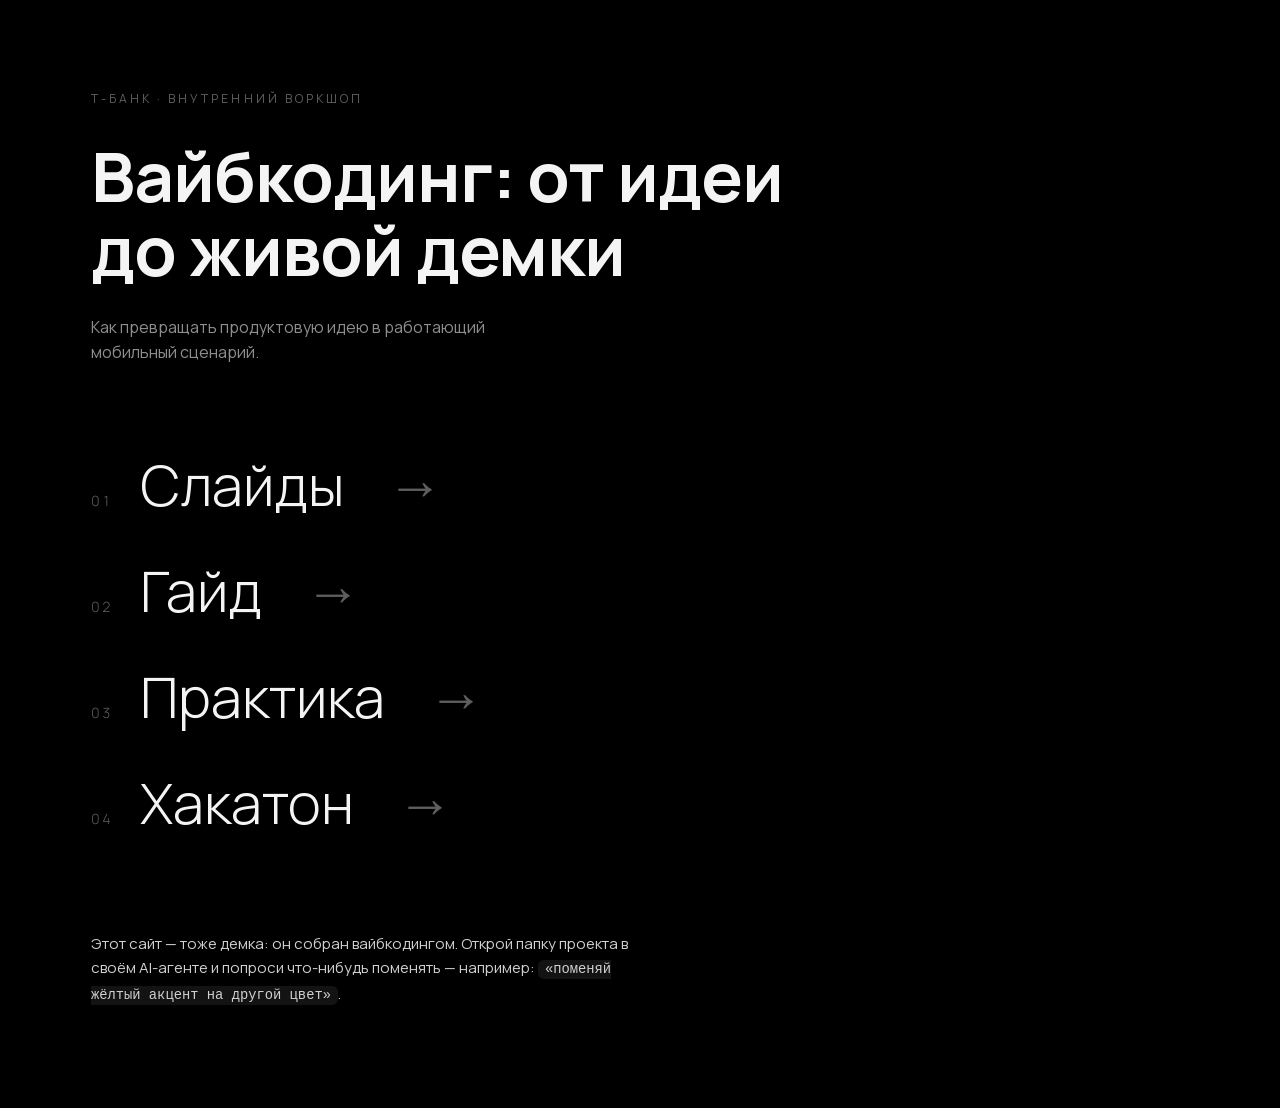
<file: index.html>
<!doctype html>
<html lang="ru">
<head>
  <meta charset="utf-8">
  <meta name="viewport" content="width=device-width, initial-scale=1">
  <title>Вайбкодинг — воркшоп для дизайнеров</title>
  <link rel="icon" href='data:image/svg+xml,<svg xmlns="http://www.w3.org/2000/svg" viewBox="0 0 100 100"><rect width="100" height="100" rx="18" fill="%23161616"/><rect x="30" y="30" width="40" height="40" rx="8" fill="%23FFDD2D"/></svg>'>
  <link rel="stylesheet" href="css/tokens.css">
  <link rel="stylesheet" href="css/base.css">
  <link rel="stylesheet" href="css/slides.css">
</head>
<body>
  <!-- Живой фон отключён: сетка точек отвлекала от контента.
       Чтобы вернуть, раскомментируй canvas здесь и подключение js/dots.js внизу.
  <canvas id="dots" aria-hidden="true"></canvas>
  -->

  <!-- Хаб: три двери — презентация, раздатка и разборы кейсов.
       Работает даже без сервера. -->
  <main class="hub-wrap">
    <p class="hub-kicker reveal" style="--i:0">Т-Банк · Внутренний воркшоп</p>
    <h1 class="reveal" style="--i:1">Вайбкодинг: от идеи<br>до живой демки</h1>
    <p class="hub-sub reveal" style="--i:2">Как превращать продуктовую идею
    в работающий мобильный сценарий.</p>

    <nav class="hub-nav">
      <a class="reveal" style="--i:3" href="slides/index.html"><span class="num">01</span><span class="t">Слайды</span><span class="arr">→</span></a>
      <a class="reveal" style="--i:4" href="guide/index.html"><span class="num">02</span><span class="t">Гайд</span><span class="arr">→</span></a>
      <a class="reveal" style="--i:5" href="practice/index.html"><span class="num">03</span><span class="t">Практика</span><span class="arr">→</span></a>
      <!-- Четвёртая дверь появляется только там, где раздел выложен:
           скрипт внизу проверяет, отвечает ли hackathon/, и снимает hidden. -->
      <a class="reveal" style="--i:6" href="hackathon/index.html" id="hub-hackathon" hidden><span class="num">04</span><span class="t">Хакатон</span><span class="arr">→</span></a>
      <!-- Судейские листы жюри и итоги хакатона — пока скрыты.
           Чтобы вернуть, раскомментируй ссылку ниже.
      <a class="reveal" style="--i:7" href="scores/index.html"><span class="num">05</span><span class="t">Оценки</span><span class="arr">→</span></a>
      -->
    </nav>

    <section class="hub-note reveal" style="--i:8">
      <p>Этот сайт — тоже демка: он собран вайбкодингом. Открой папку проекта
      в своём AI-агенте и попроси что-нибудь поменять — например:
      <code>«поменяй жёлтый акцент на другой цвет»</code>.</p>
    </section>
  </main>

  <!-- <script src="js/dots.js"></script> -->
  <script>
    // Раздел хакатона выкладывается отдельно и позже остального сайта.
    // Пока его нет на сервере, ссылка на него не показывается вовсе —
    // лучше три двери, чем четвёртая в никуда.
    fetch('hackathon/index.html', { method: 'HEAD' })
      .then((r) => { if (r.ok) document.getElementById('hub-hackathon').hidden = false; })
      .catch(() => {});
  </script>
</body>
</html>
</file>
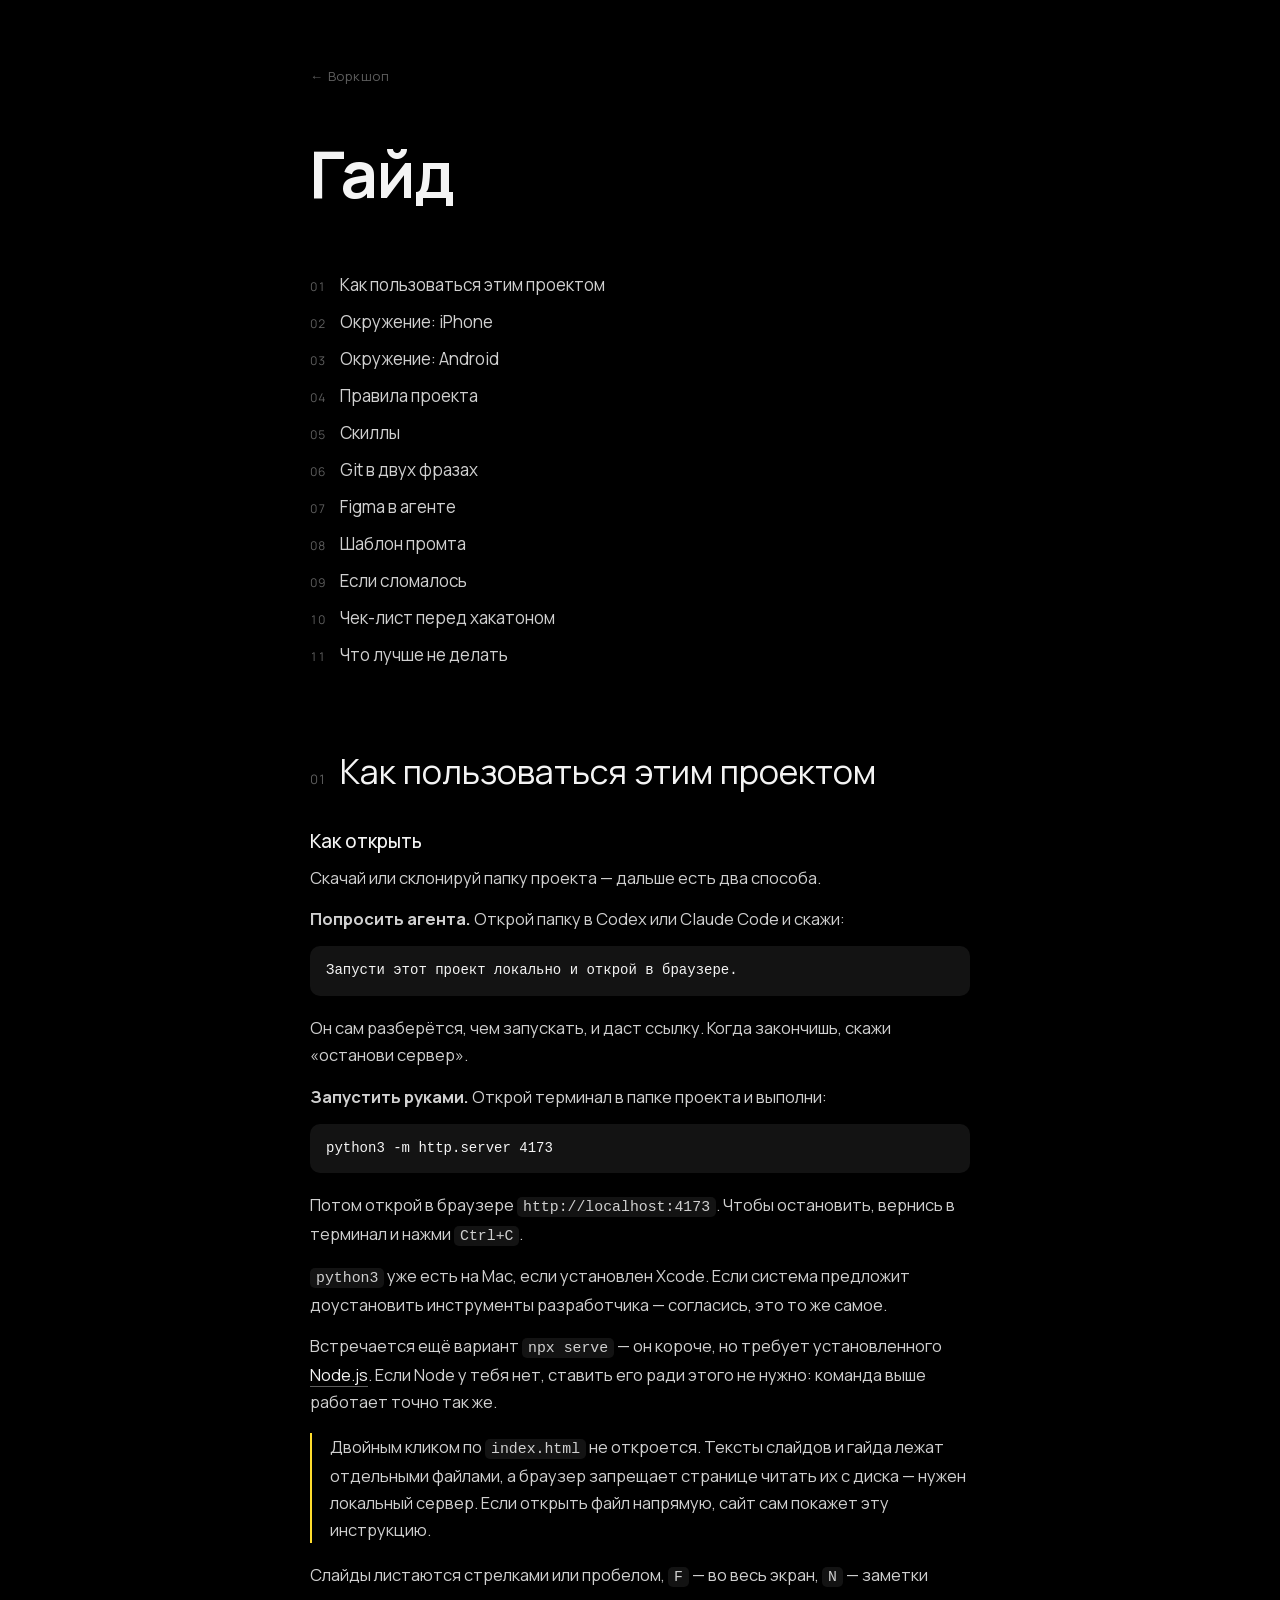
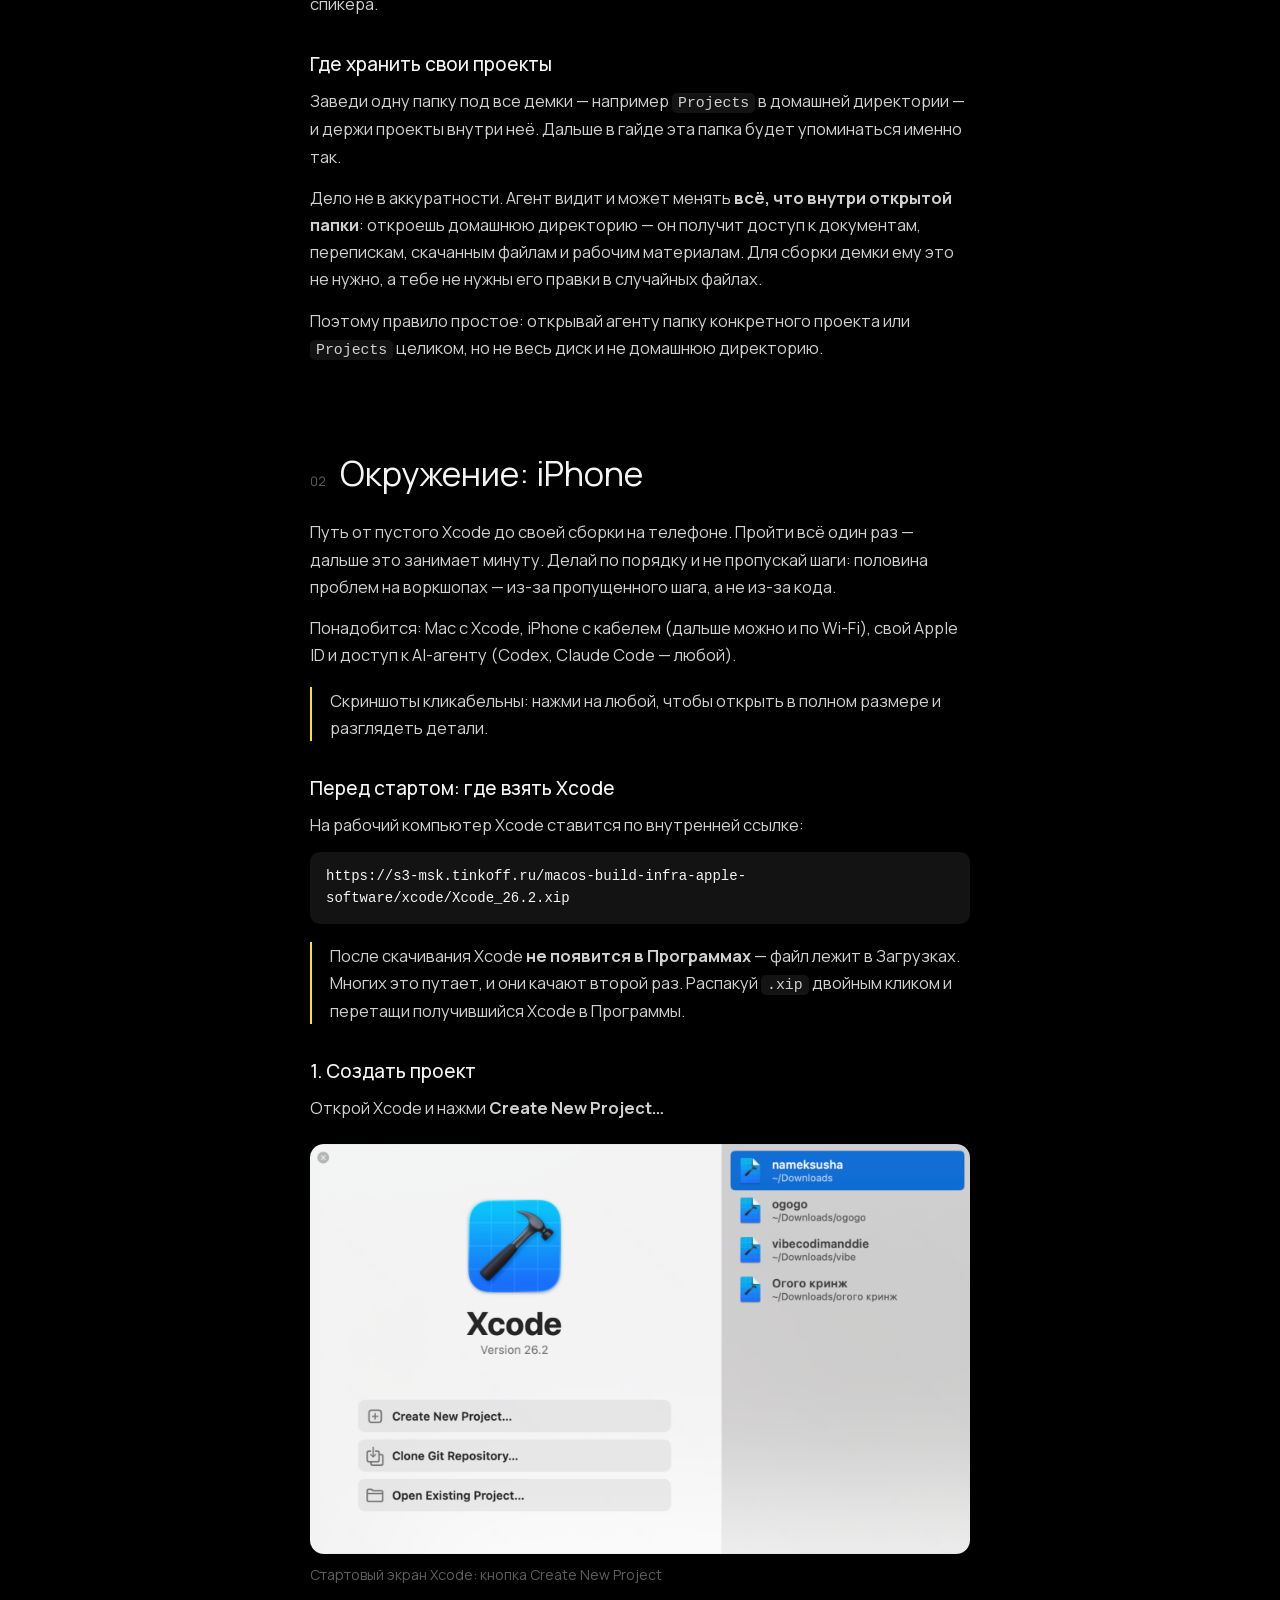
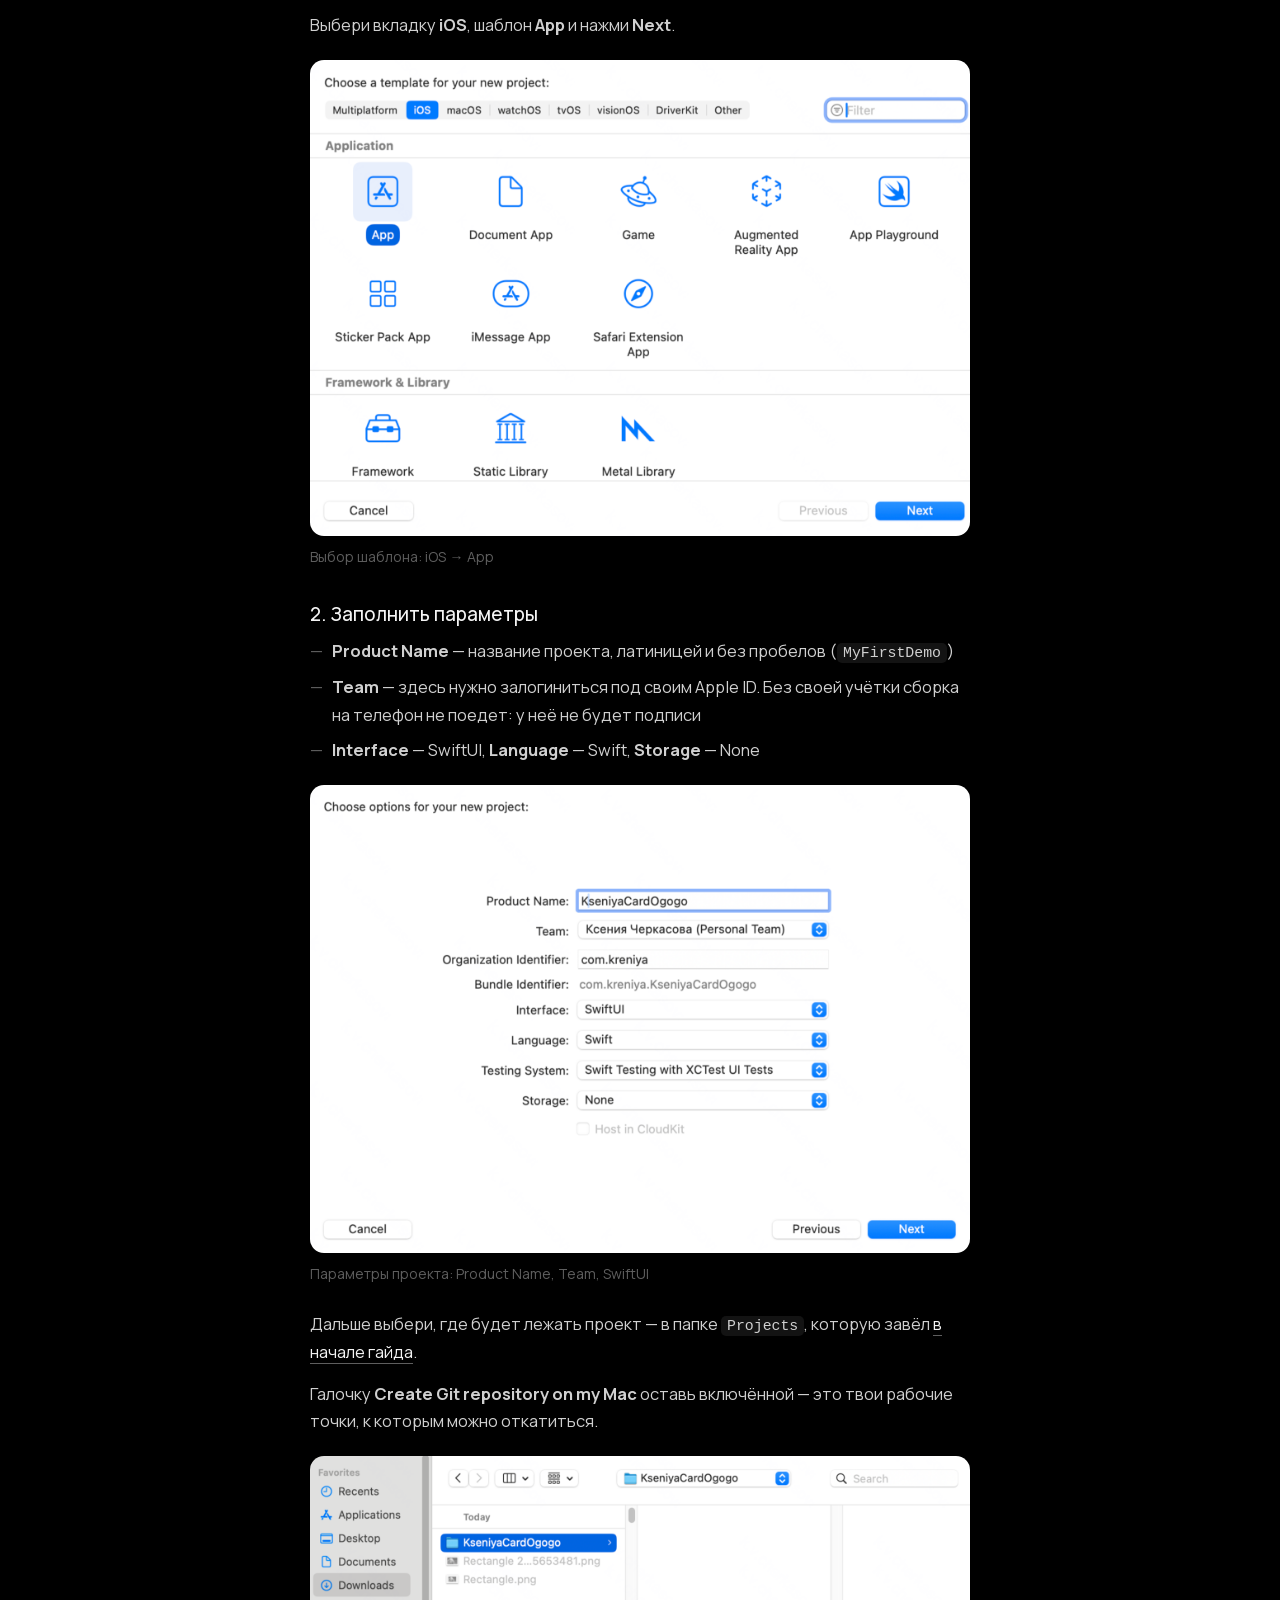
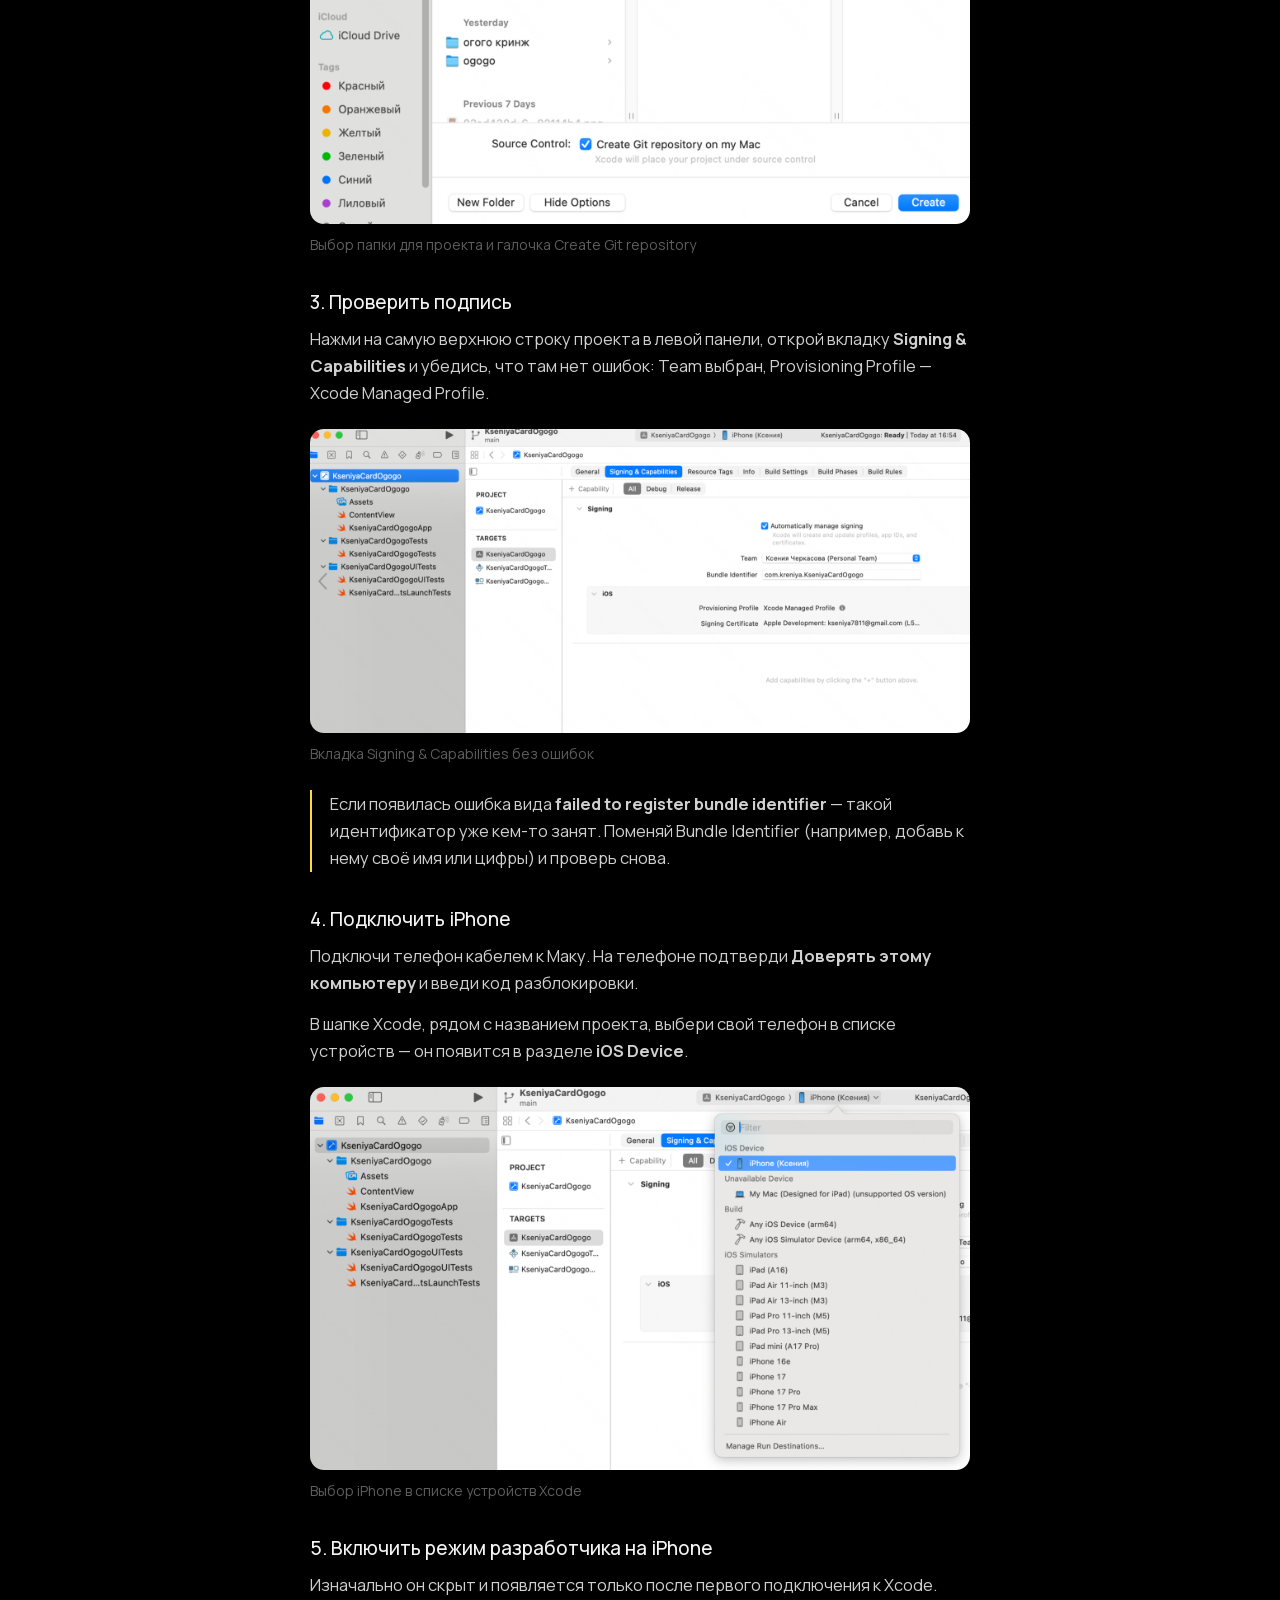
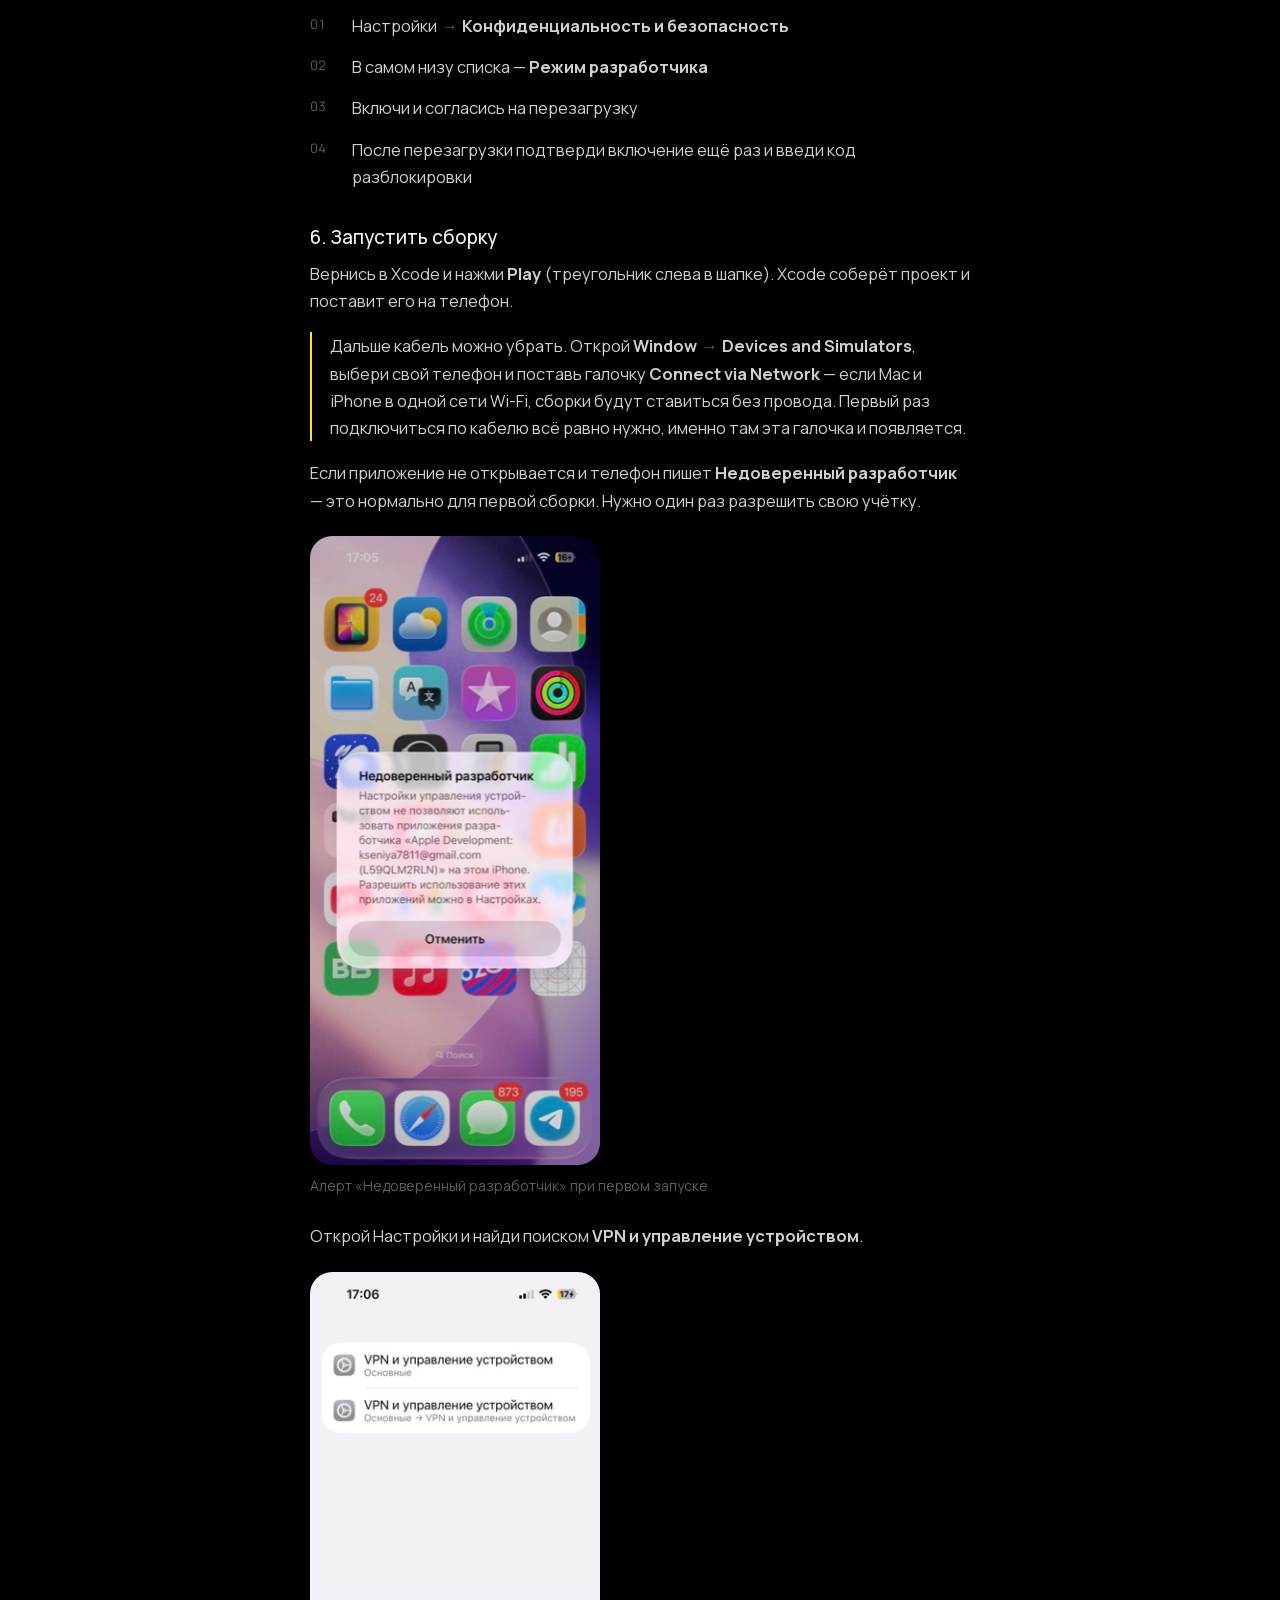
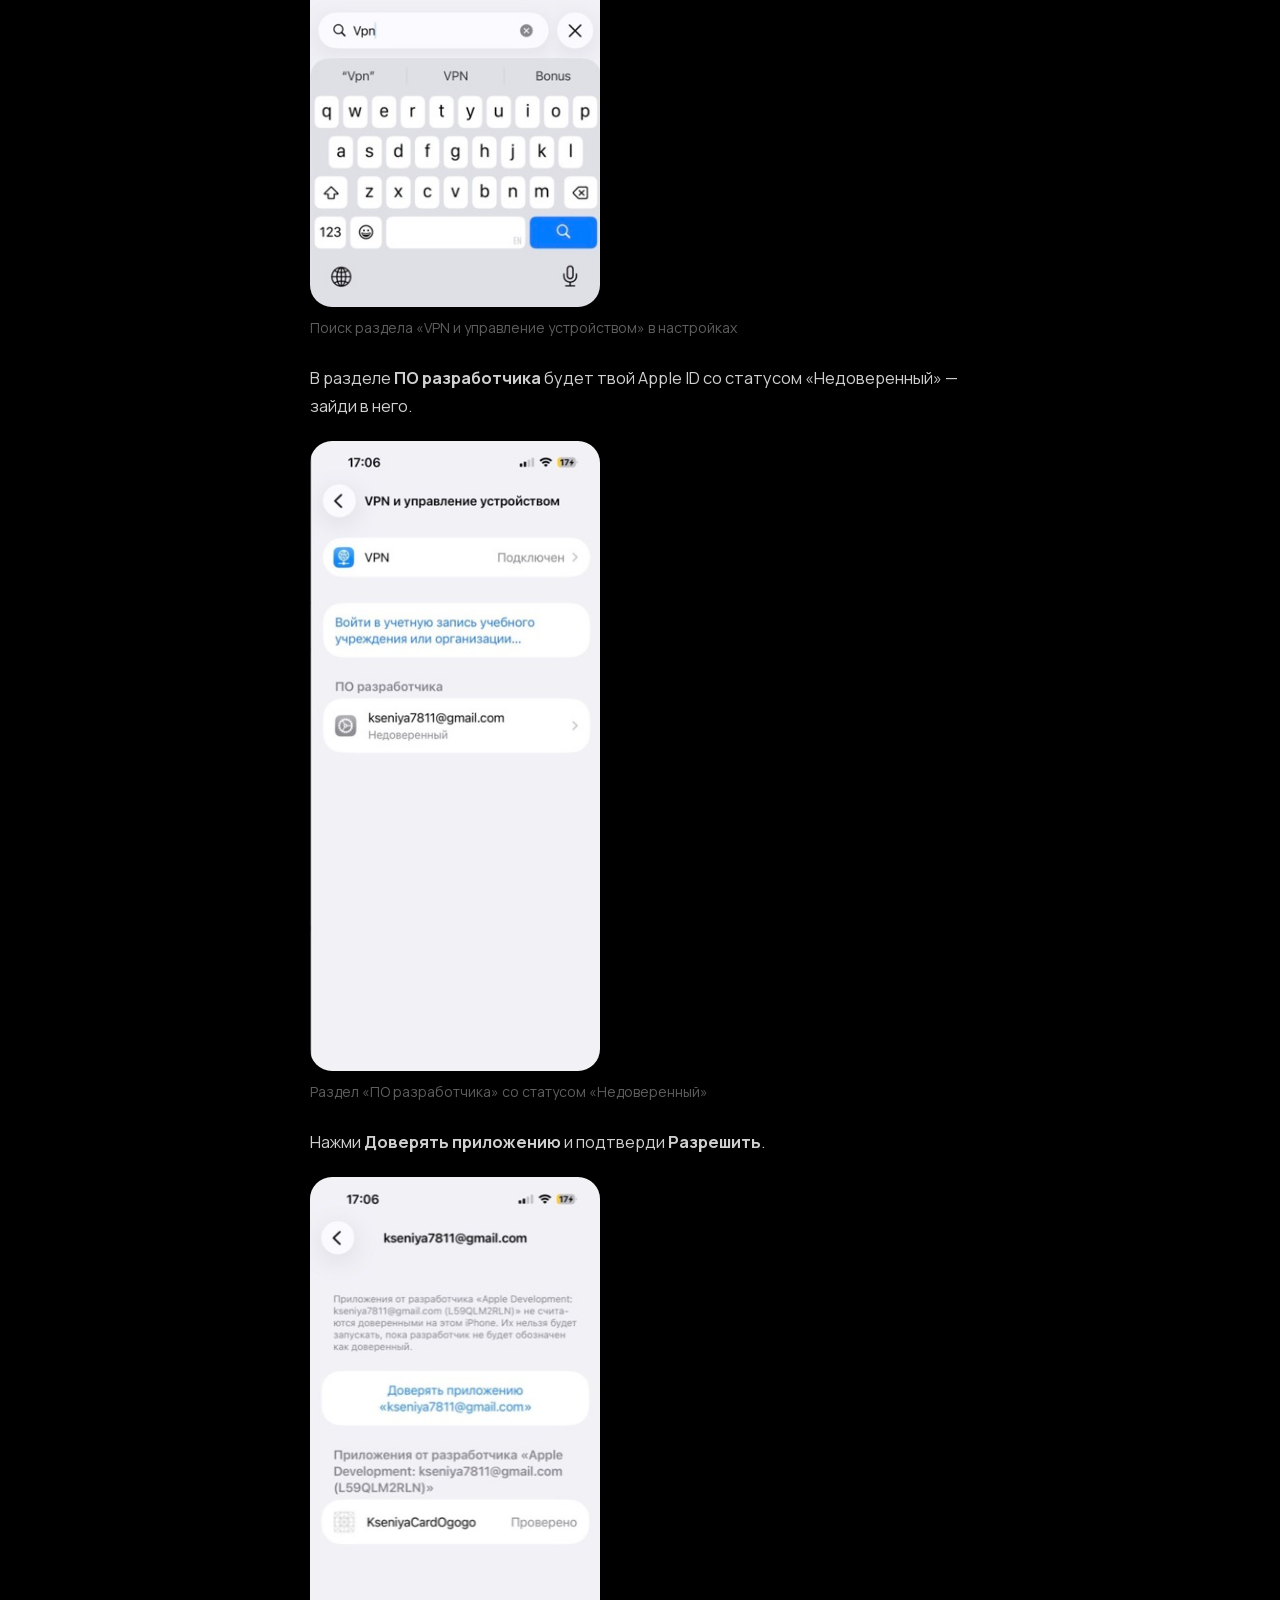
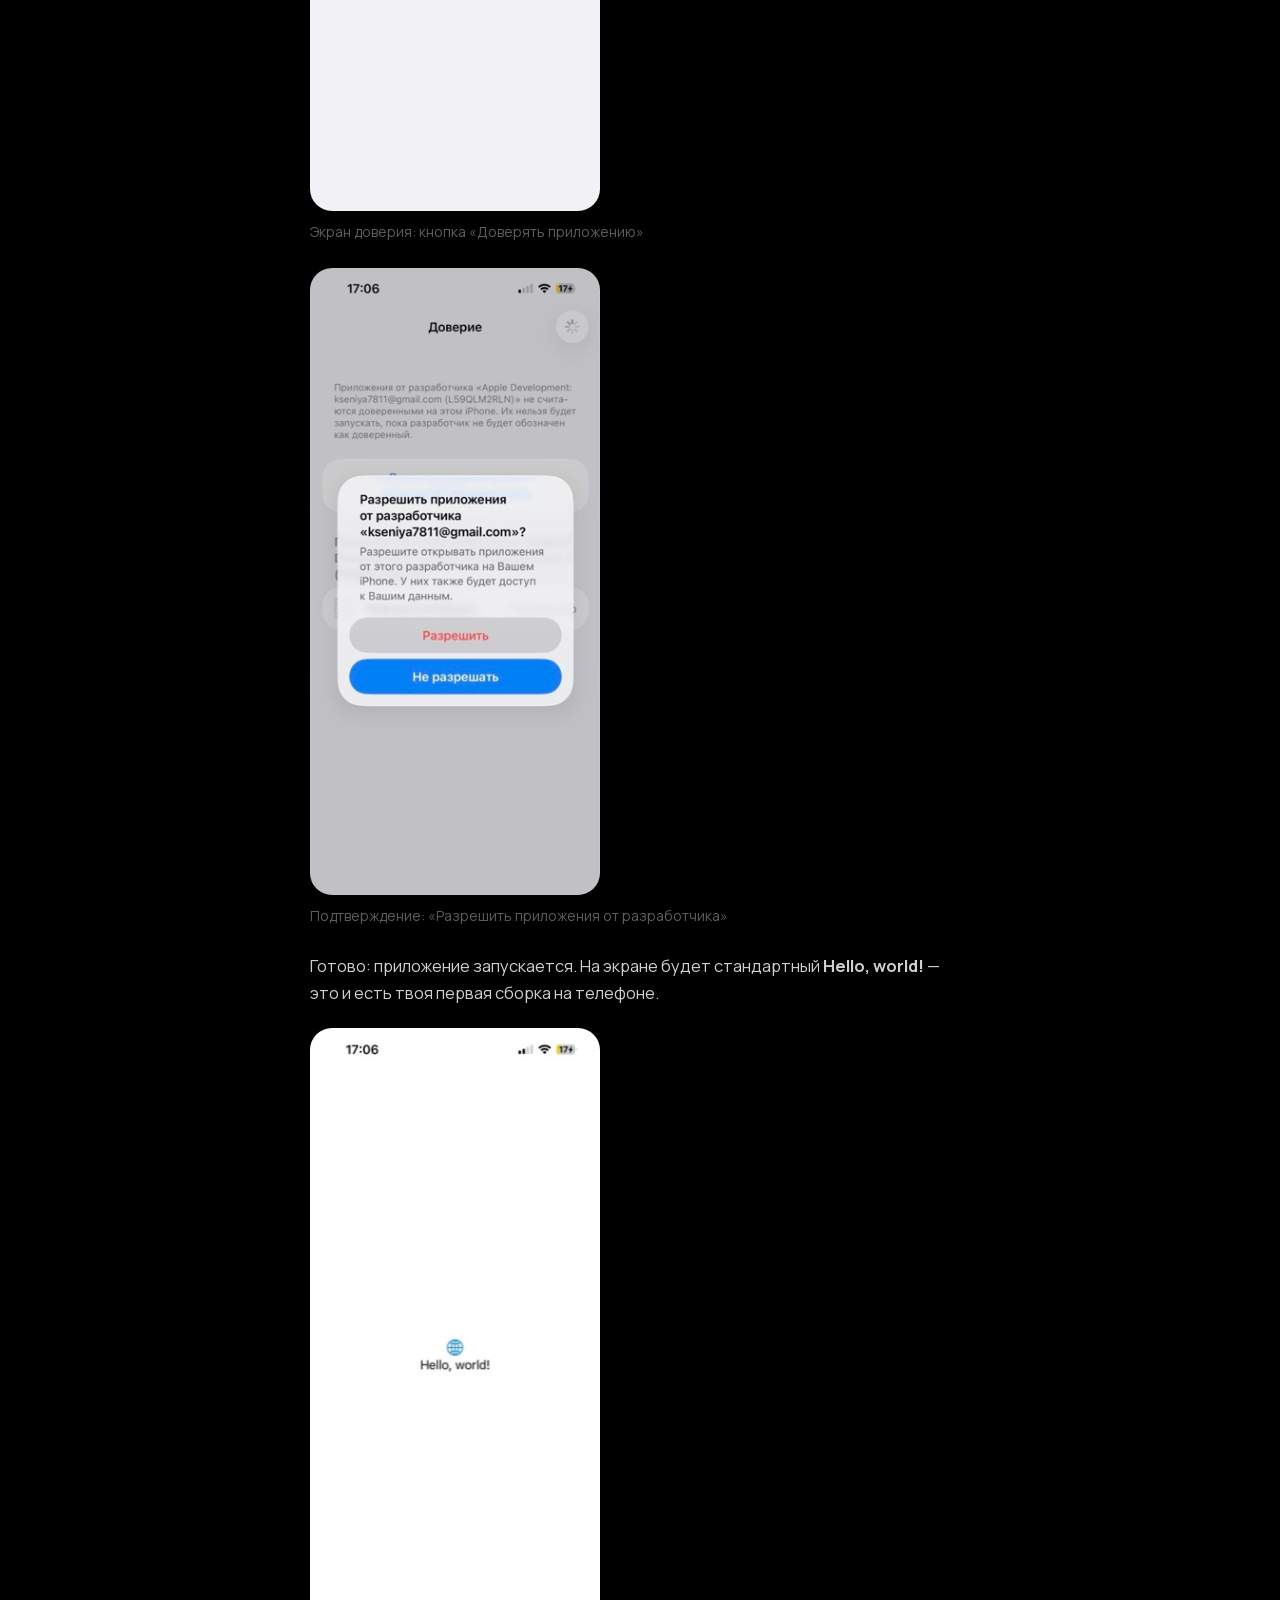
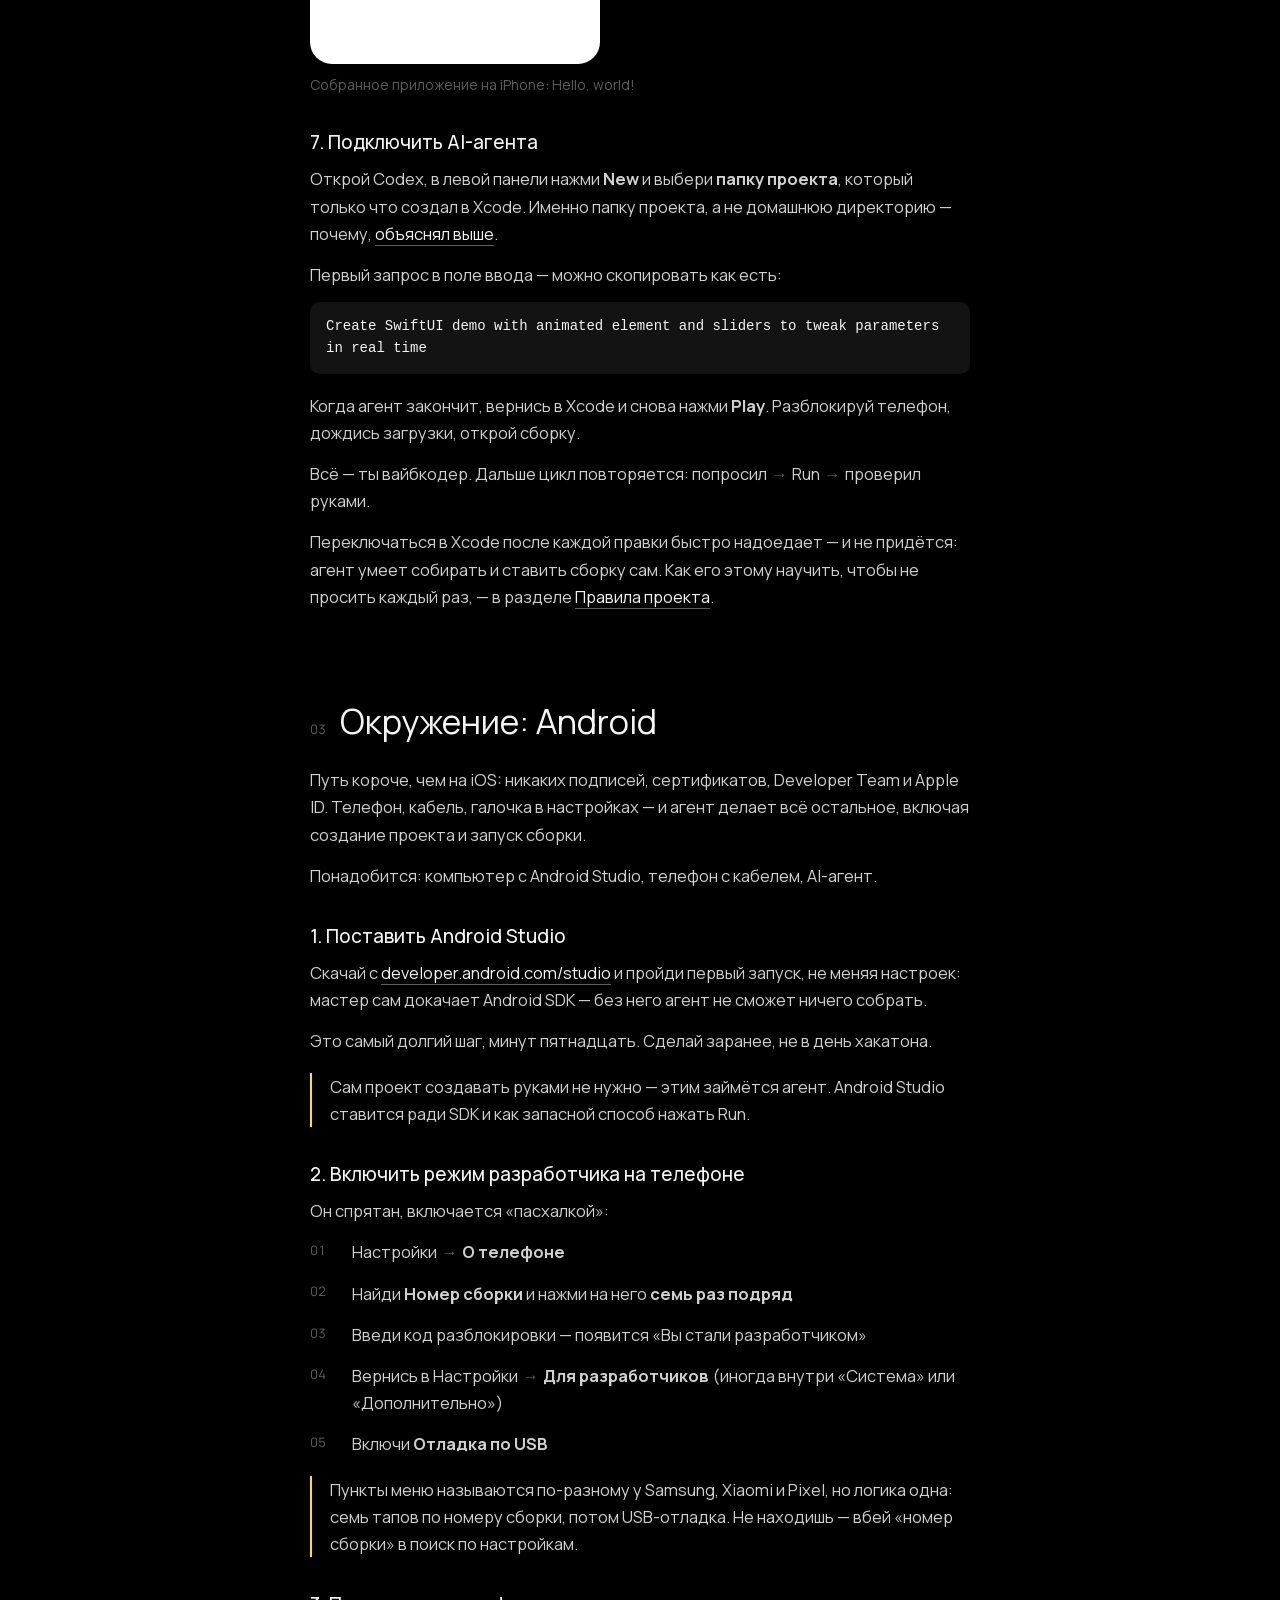
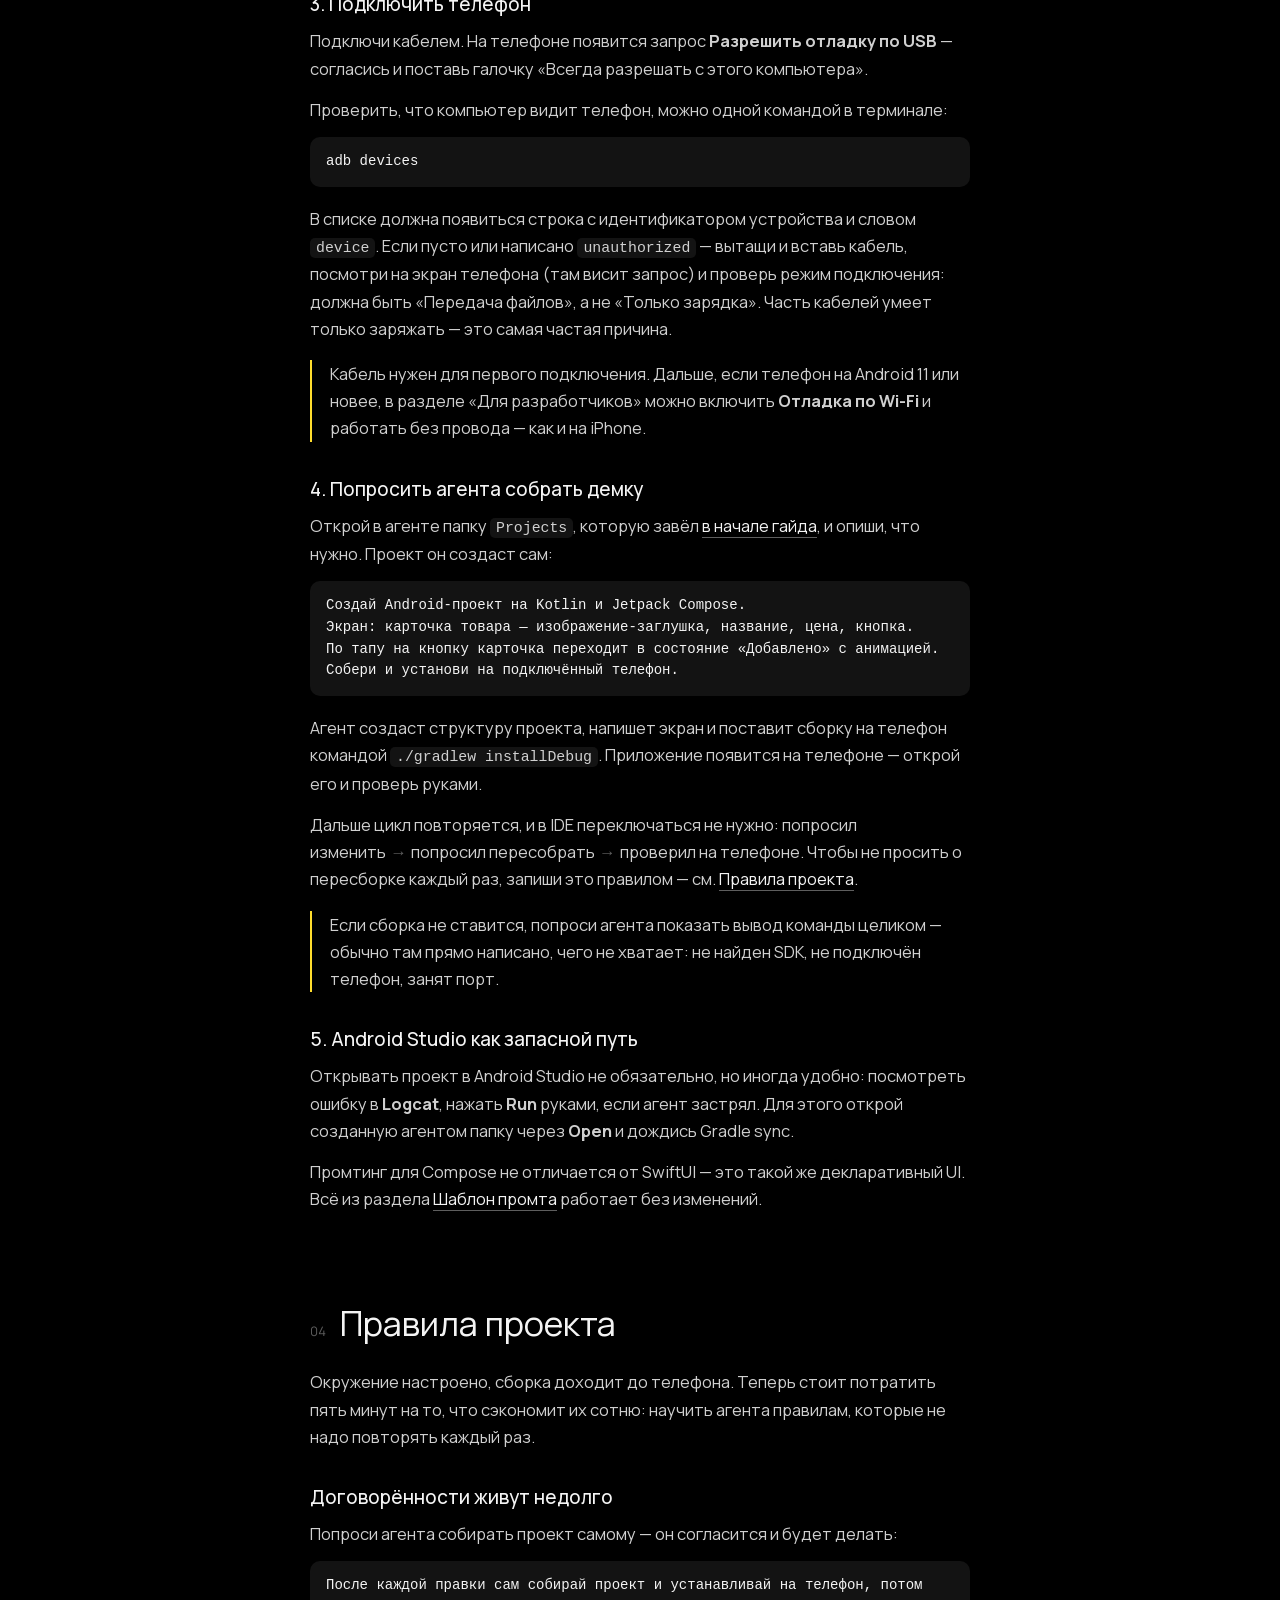
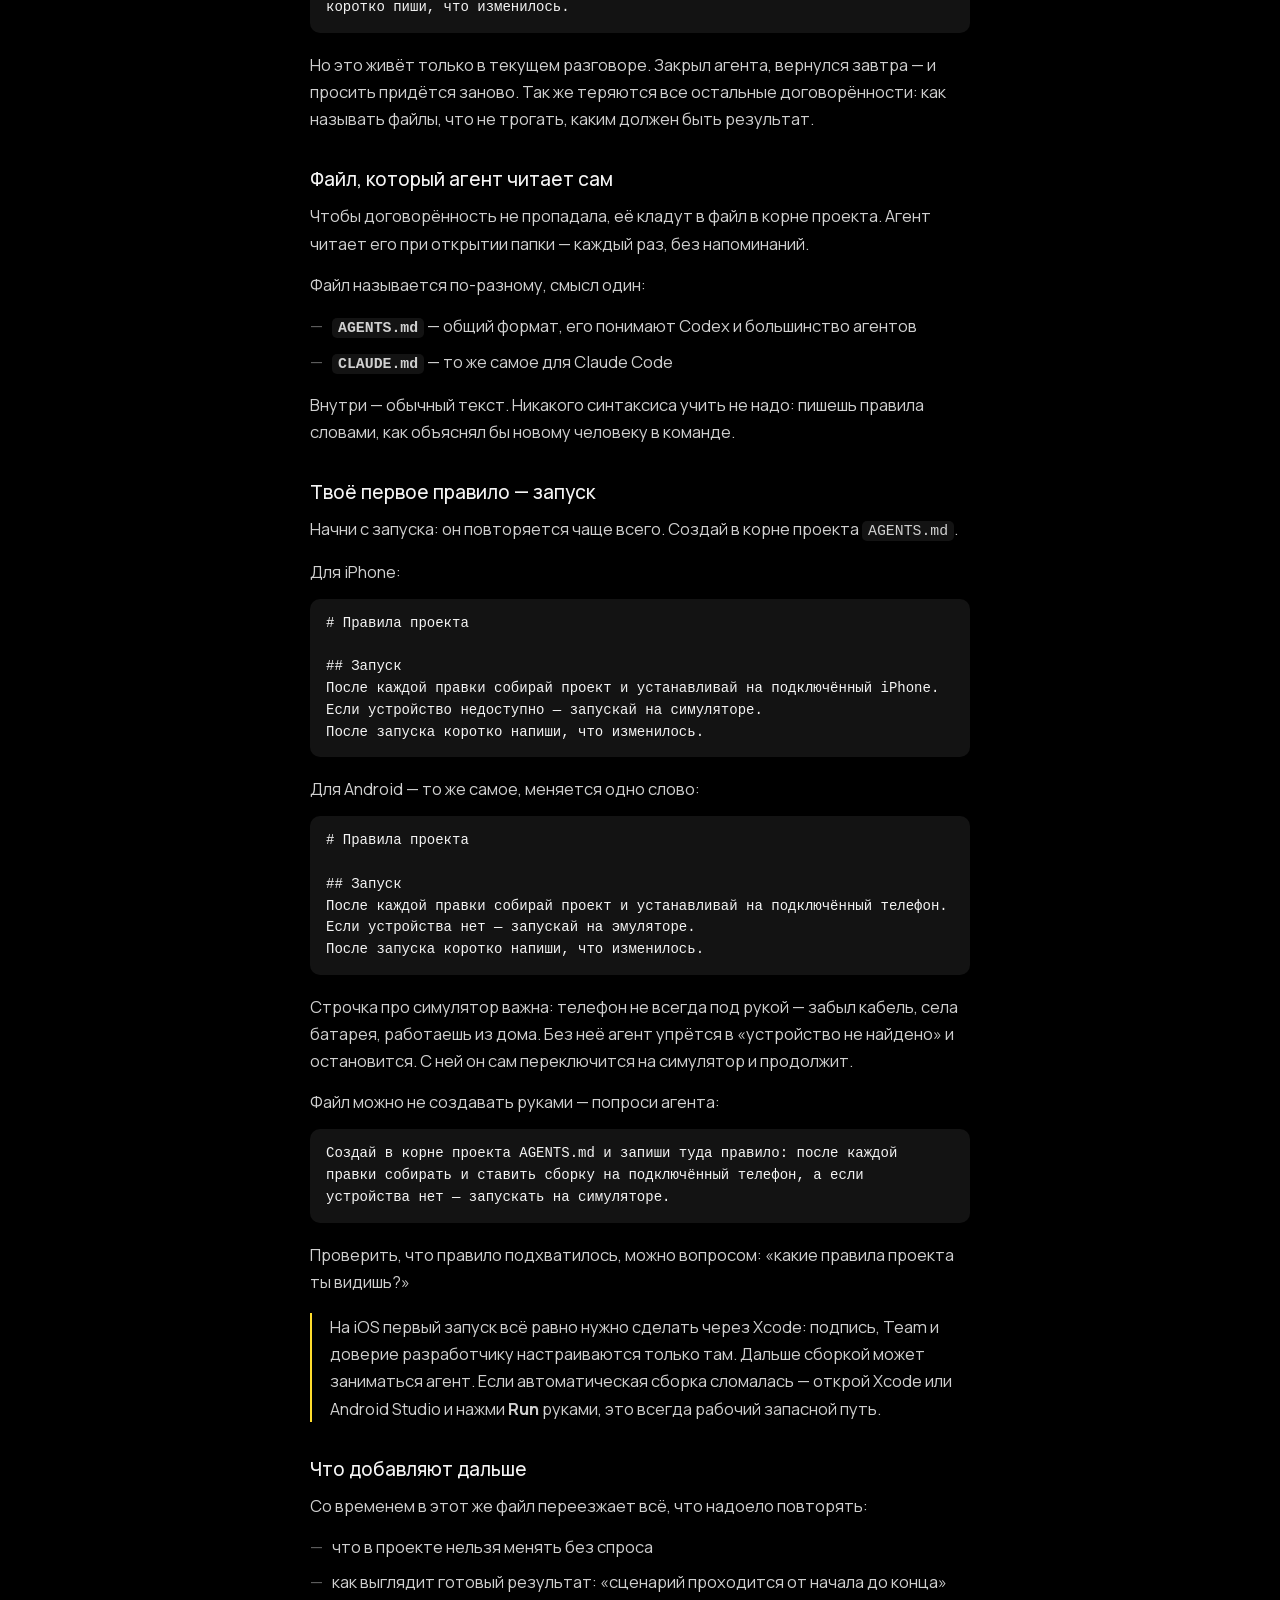
<file: guide/index.html>
<!doctype html>
<html lang="ru">
<head>
  <meta charset="utf-8">
  <meta name="viewport" content="width=device-width, initial-scale=1">
  <title>Гайд — вайбкодинг для дизайнеров</title>
  <link rel="icon" href='data:image/svg+xml,<svg xmlns="http://www.w3.org/2000/svg" viewBox="0 0 100 100"><rect width="100" height="100" rx="18" fill="%23161616"/><rect x="30" y="30" width="40" height="40" rx="8" fill="%23FFDD2D"/></svg>'>
  <link rel="stylesheet" href="../css/tokens.css">
  <link rel="stylesheet" href="../css/base.css">
  <link rel="stylesheet" href="../css/guide.css">
</head>
<body class="guide-page">
  <!-- Сюда рендерится раздатка. Контент — в /content/guide/*.md -->
  <main id="guide"></main>

  <script src="../js/md.js"></script>
  <script src="../js/content.js"></script>
  <script src="../js/guide.js"></script>
</body>
</html>
</file>
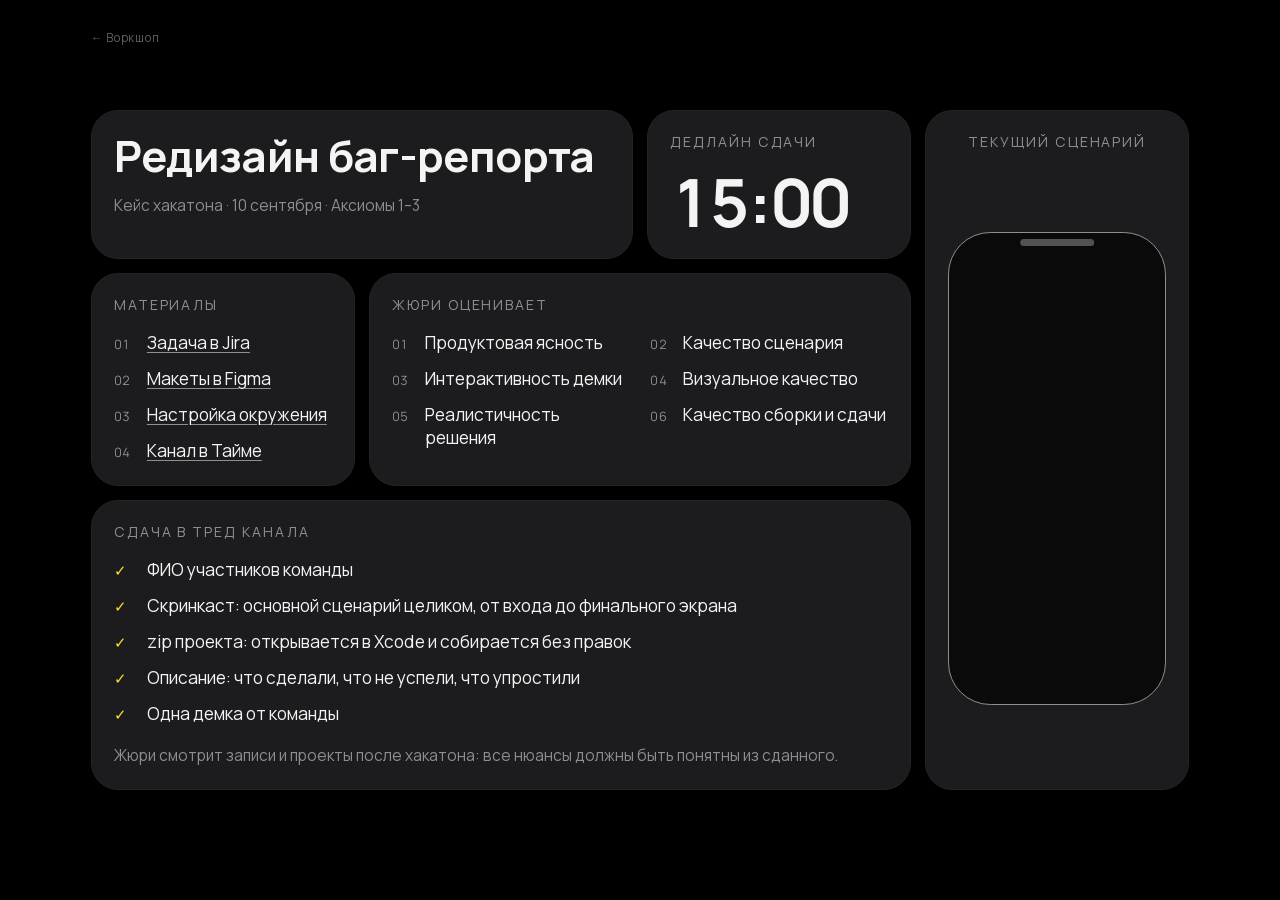
<file: hackathon/index.html>
<!doctype html>
<html lang="ru">
<head>
  <meta charset="utf-8">
  <meta name="viewport" content="width=device-width, initial-scale=1">
  <title>Хакатон — кейс и материалы</title>
  <link rel="icon" href='data:image/svg+xml,<svg xmlns="http://www.w3.org/2000/svg" viewBox="0 0 100 100"><rect width="100" height="100" rx="18" fill="%23161616"/><rect x="30" y="30" width="40" height="40" rx="8" fill="%23FFDD2D"/></svg>'>
  <link rel="stylesheet" href="../css/tokens.css">
  <link rel="stylesheet" href="../css/base.css">
  <link rel="stylesheet" href="../css/slides.css">
</head>
<body class="slides-page" data-deck="hackathon">
  <!-- Живой фон отключён: сетка точек отвлекала от контента.
       Чтобы вернуть, раскомментируй canvas здесь и подключение js/dots.js внизу.
  <canvas id="dots" aria-hidden="true"></canvas>
  -->

  <!-- Тот же движок, что и в презентации, но колода своя:
       data-deck="hackathon" → контент в /content/hackathon/*.md.
       Первый слайд рассчитан на то, что висит на экране весь день. -->
  <main id="stage" class="stage" aria-live="polite"></main>

  <!-- Служебная обвязка: возврат, прогресс, счётчик, подсказка, заметки.
       Ссылка назад показывается только когда двигают мышью — чтобы
       не мозолить глаза на проекторе. -->
  <a class="slides-home" href="../index.html">← Воркшоп</a>

  <!-- Стрелки листания: то же, что ← и → на клавиатуре, но мышью.
       Ведут себя как ссылка возврата — уходят вместе с курсором. -->
  <nav class="nav" aria-label="Навигация по слайдам">
    <button id="prev" class="nav-btn" type="button" aria-label="Предыдущий слайд">
      <svg viewBox="0 0 24 24" aria-hidden="true"><path d="M15 5 8 12l7 7"/></svg>
    </button>
    <button id="next" class="nav-btn" type="button" aria-label="Следующий слайд">
      <svg viewBox="0 0 24 24" aria-hidden="true"><path d="M9 5l7 7-7 7"/></svg>
    </button>
  </nav>
  <div class="progress"><b id="bar"></b></div>
  <div id="counter" class="counter"></div>
  <div id="hint" class="hint">→ или пробел — дальше&ensp;·&ensp;F — во весь экран&ensp;·&ensp;N — заметки</div>
  <div id="notes" class="notes"></div>

  <!-- <script src="../js/dots.js"></script> -->
  <script src="../js/md.js"></script>
  <script src="../js/content.js"></script>
  <script src="../js/slides.js"></script>
</body>
</html>
</file>
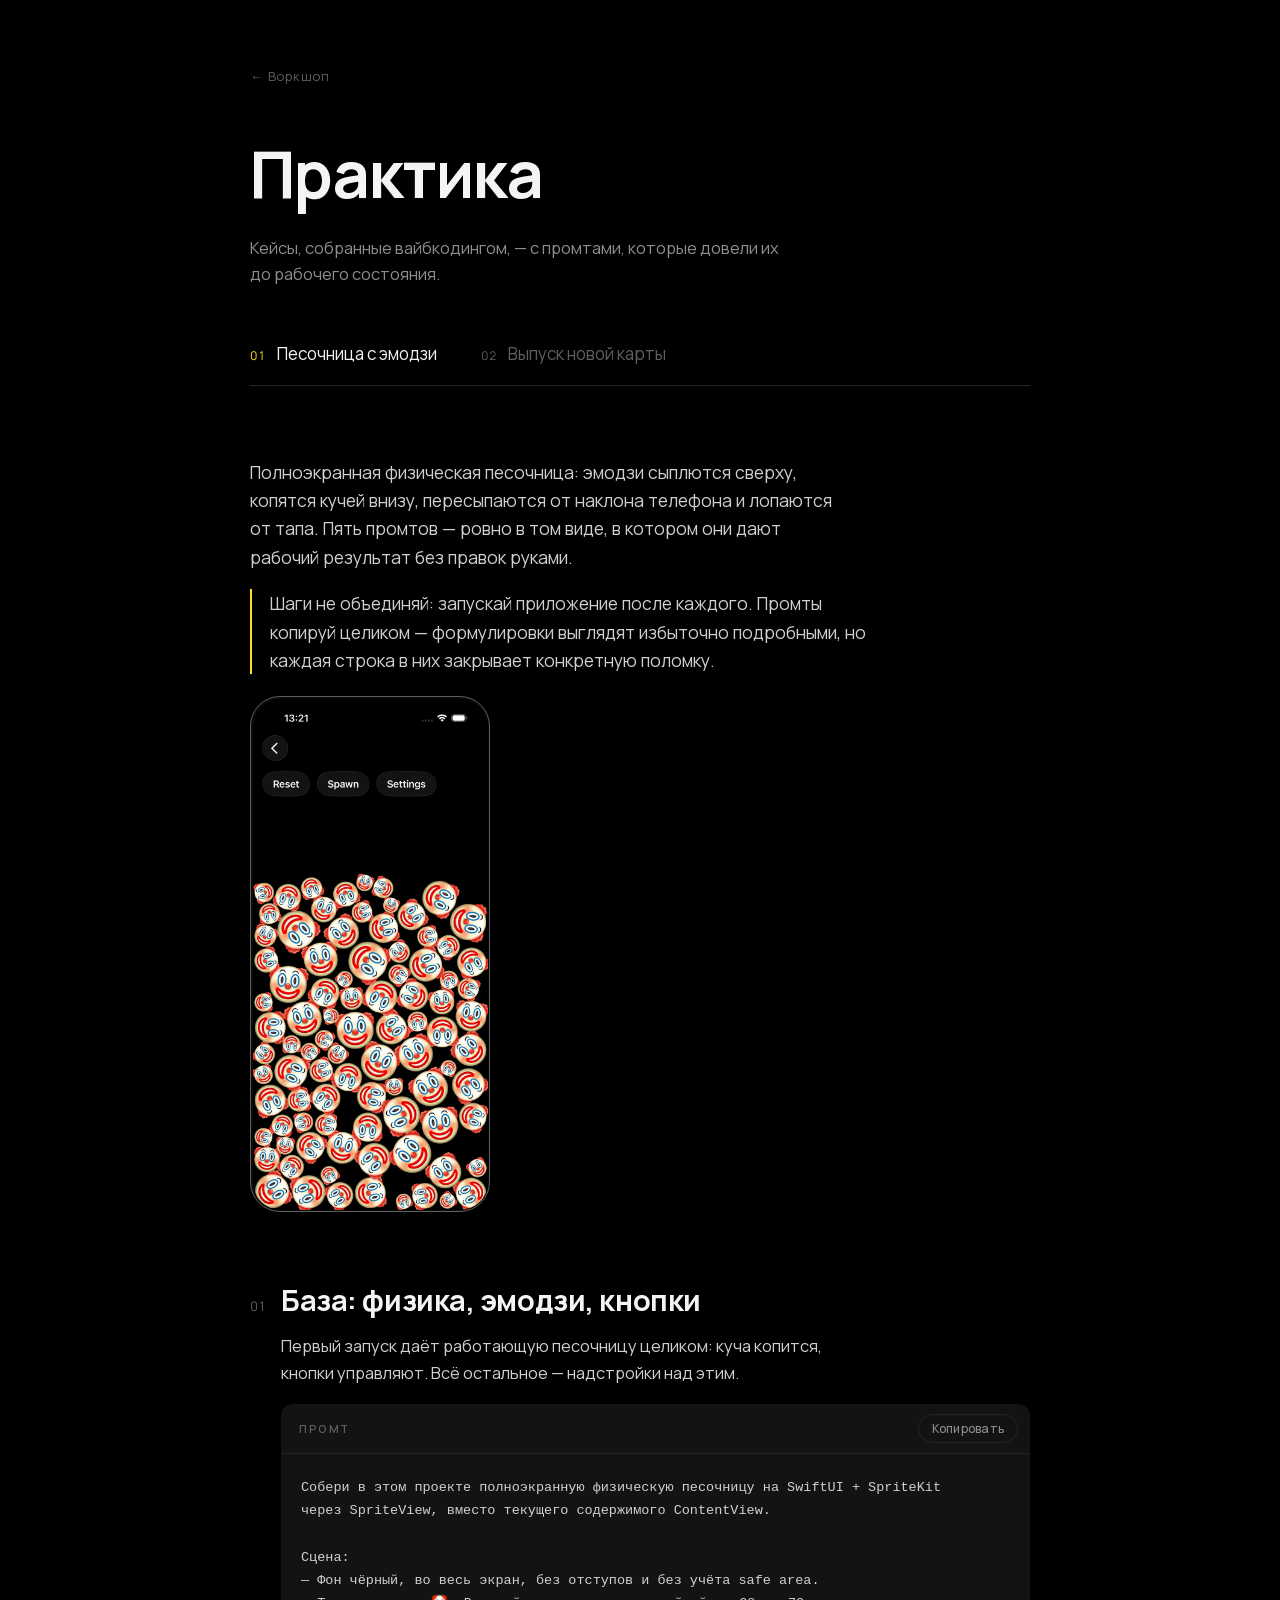
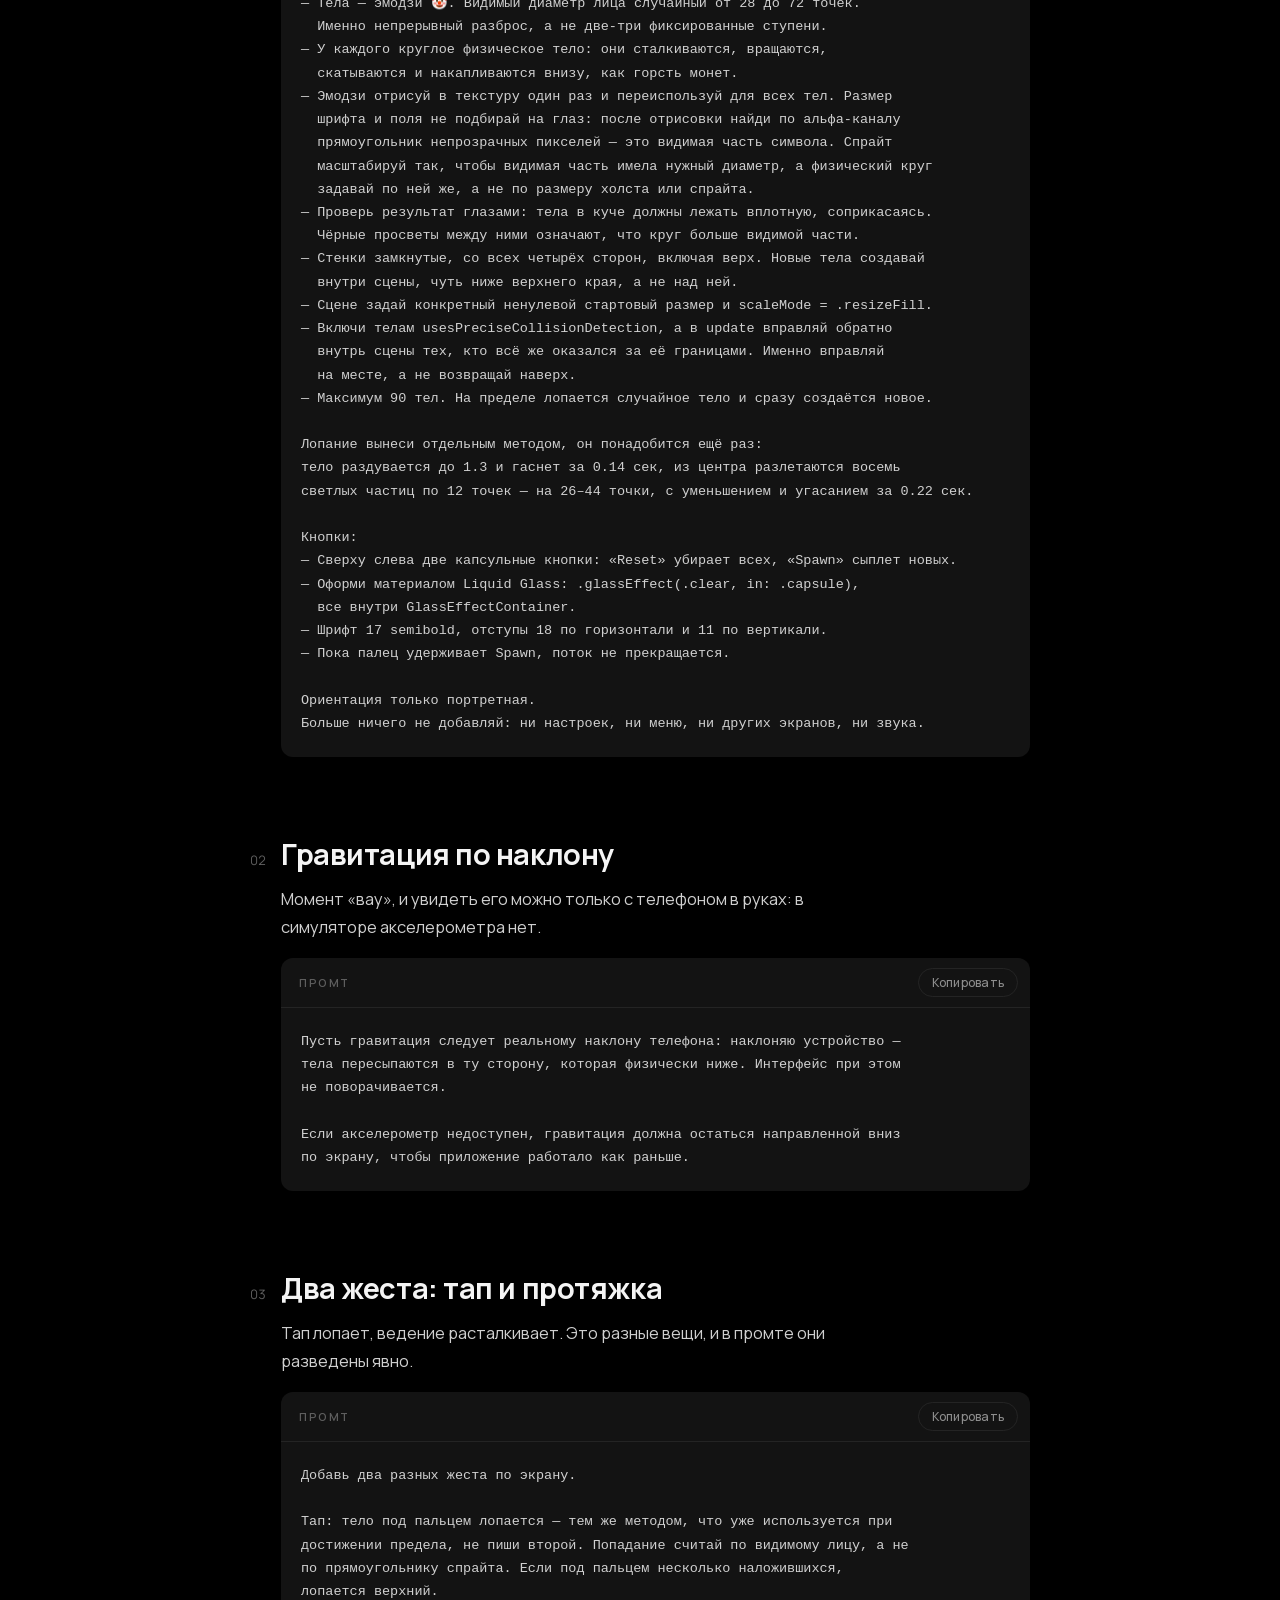
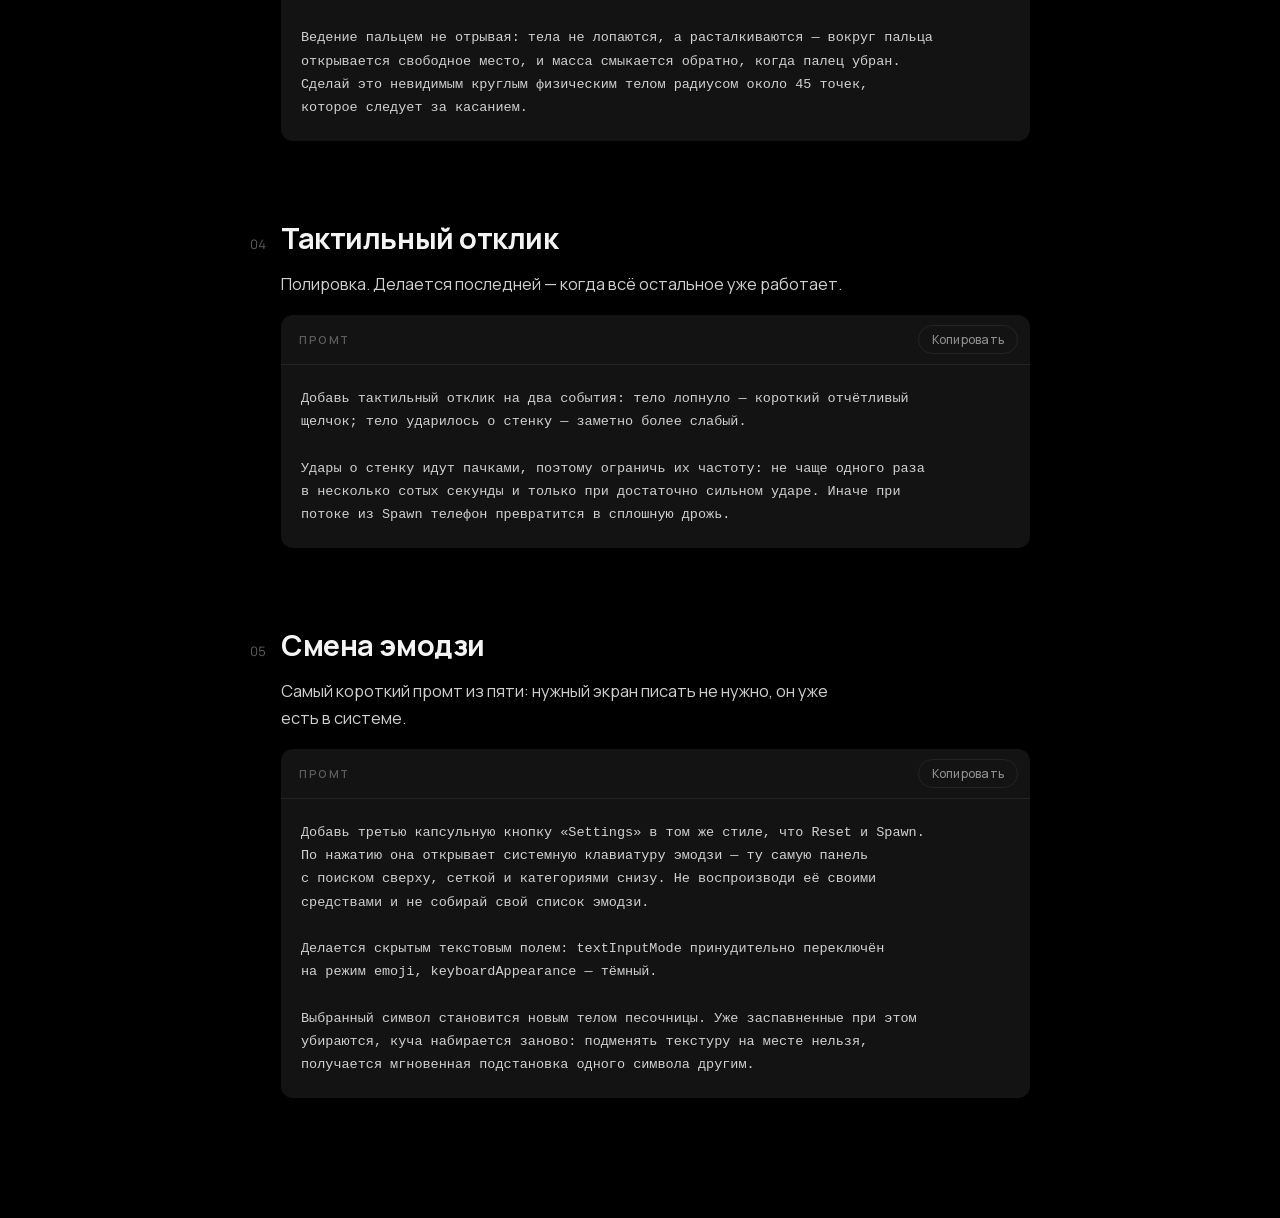
<file: practice/index.html>
<!doctype html>
<html lang="ru">
<head>
  <meta charset="utf-8">
  <meta name="viewport" content="width=device-width, initial-scale=1">
  <title>Практика — вайбкодинг для дизайнеров</title>
  <link rel="icon" href='data:image/svg+xml,<svg xmlns="http://www.w3.org/2000/svg" viewBox="0 0 100 100"><rect width="100" height="100" rx="18" fill="%23161616"/><rect x="30" y="30" width="40" height="40" rx="8" fill="%23FFDD2D"/></svg>'>
  <link rel="stylesheet" href="../css/tokens.css">
  <link rel="stylesheet" href="../css/base.css">
  <link rel="stylesheet" href="../css/practice.css">
</head>
<body class="practice-page">
  <!-- Разборы кейсов с промтами. Контент — в /content/practice/*.md -->
  <main id="practice"></main>

  <script src="../js/md.js"></script>
  <script src="../js/content.js"></script>
  <script src="../js/practice.js"></script>
</body>
</html>
</file>
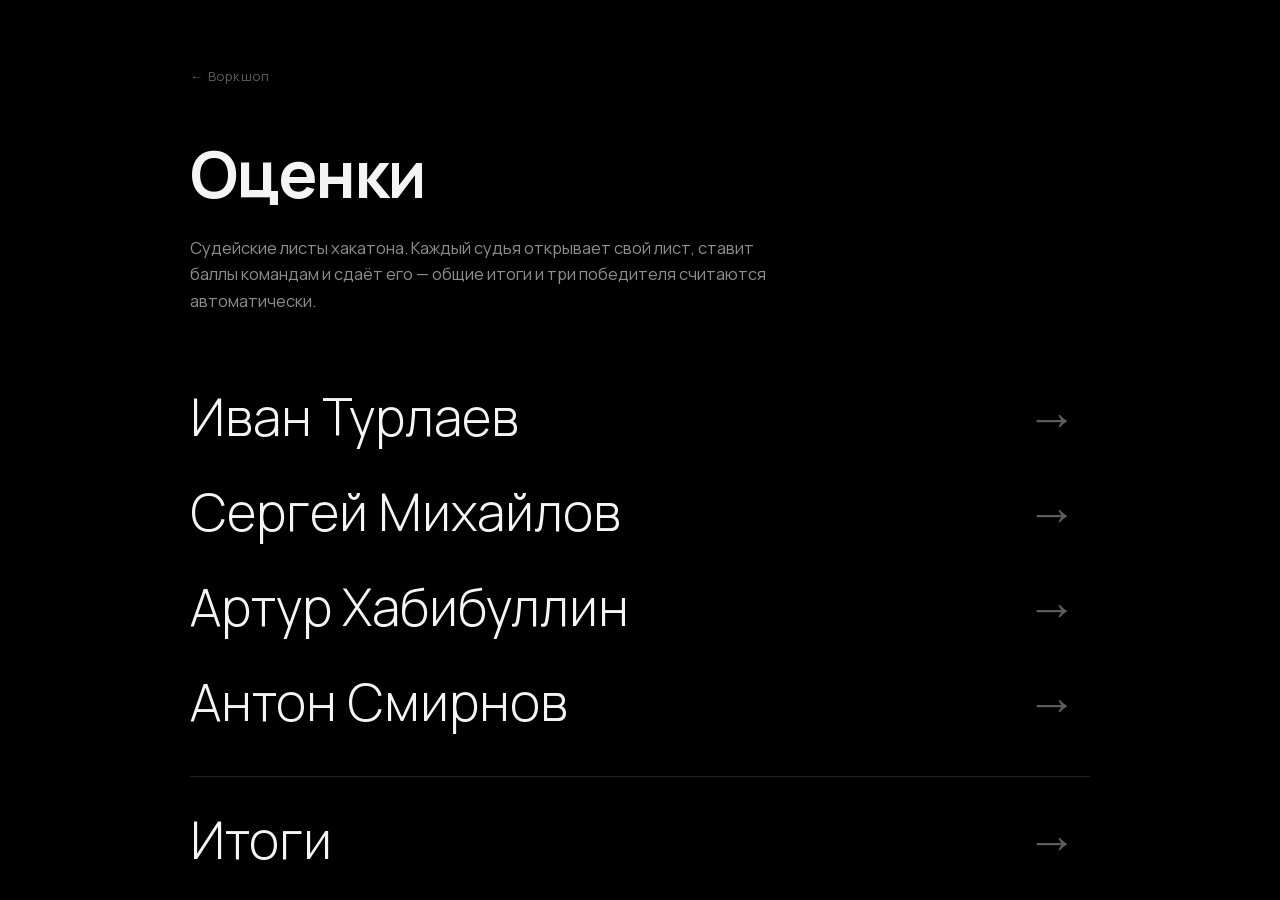
<file: scores/index.html>
<!doctype html>
<html lang="ru">
<head>
  <meta charset="utf-8">
  <meta name="viewport" content="width=device-width, initial-scale=1">
  <title>Оценки — хакатон по вайбкодингу</title>
  <link rel="icon" href='data:image/svg+xml,<svg xmlns="http://www.w3.org/2000/svg" viewBox="0 0 100 100"><rect width="100" height="100" rx="18" fill="%23161616"/><rect x="30" y="30" width="40" height="40" rx="8" fill="%23FFDD2D"/></svg>'>
  <link rel="stylesheet" href="../css/tokens.css">
  <link rel="stylesheet" href="../css/base.css">
  <link rel="stylesheet" href="../css/scores.css?v=2">
</head>
<body class="scores-page">
  <!-- Судейские листы и итоги хакатона.
       Состав жюри, команды и критерии — в /content/scores/scores.json.
       Какой экран открыт, хранится в хеше адреса:
       #turlaev — лист судьи, #results — итоги.
       С главной раздел сейчас не открыть: ссылка в index.html закомментирована. -->
  <main id="scores"></main>

  <script src="../js/content.js"></script>
  <script src="../js/scores.js?v=2"></script>
</body>
</html>
</file>
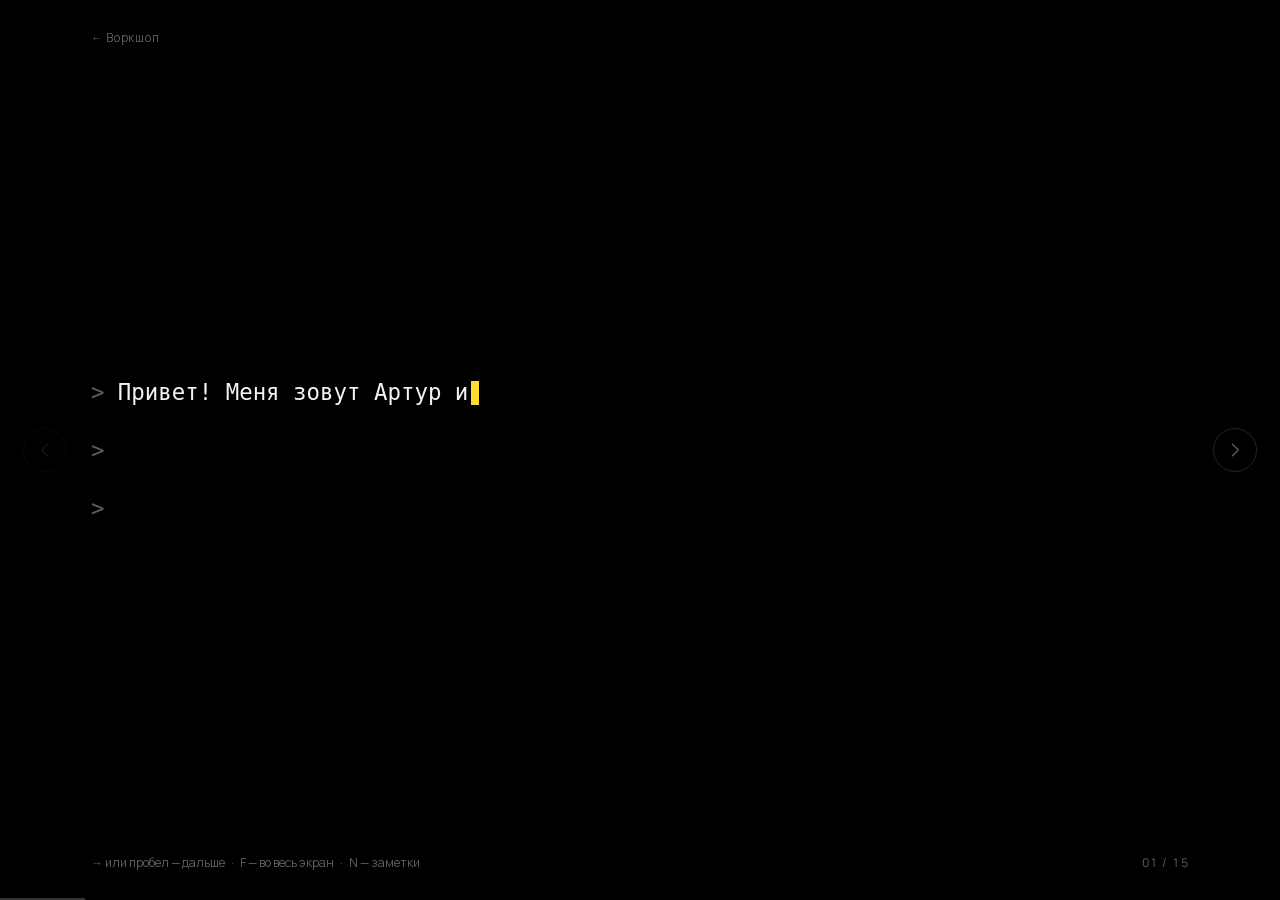
<file: slides/index.html>
<!doctype html>
<html lang="ru">
<head>
  <meta charset="utf-8">
  <meta name="viewport" content="width=device-width, initial-scale=1">
  <title>Слайды — вайбкодинг для дизайнеров</title>
  <link rel="icon" href='data:image/svg+xml,<svg xmlns="http://www.w3.org/2000/svg" viewBox="0 0 100 100"><rect width="100" height="100" rx="18" fill="%23161616"/><rect x="30" y="30" width="40" height="40" rx="8" fill="%23FFDD2D"/></svg>'>
  <link rel="stylesheet" href="../css/tokens.css">
  <link rel="stylesheet" href="../css/base.css">
  <link rel="stylesheet" href="../css/slides.css">
</head>
<body class="slides-page">
  <!-- Живой фон отключён: сетка точек отвлекала от контента.
       Чтобы вернуть, раскомментируй canvas здесь и подключение js/dots.js внизу.
  <canvas id="dots" aria-hidden="true"></canvas>
  -->

  <!-- Сюда движок кладёт слайды. Контент — в /content/slides/*.md -->
  <main id="stage" class="stage" aria-live="polite"></main>

  <!-- Служебная обвязка: возврат, прогресс, счётчик, подсказка, заметки.
       Ссылка назад показывается только когда двигают мышью — чтобы
       не мозолить глаза на проекторе. -->
  <a class="slides-home" href="../index.html">← Воркшоп</a>

  <!-- Стрелки листания: то же, что ← и → на клавиатуре, но мышью.
       Ведут себя как ссылка возврата — уходят вместе с курсором. -->
  <nav class="nav" aria-label="Навигация по слайдам">
    <button id="prev" class="nav-btn" type="button" aria-label="Предыдущий слайд">
      <svg viewBox="0 0 24 24" aria-hidden="true"><path d="M15 5 8 12l7 7"/></svg>
    </button>
    <button id="next" class="nav-btn" type="button" aria-label="Следующий слайд">
      <svg viewBox="0 0 24 24" aria-hidden="true"><path d="M9 5l7 7-7 7"/></svg>
    </button>
  </nav>
  <div class="progress"><b id="bar"></b></div>
  <div id="counter" class="counter"></div>
  <div id="hint" class="hint">→ или пробел — дальше&ensp;·&ensp;F — во весь экран&ensp;·&ensp;N — заметки</div>
  <div id="notes" class="notes"></div>

  <!-- <script src="../js/dots.js"></script> -->
  <script src="../js/md.js"></script>
  <script src="../js/content.js"></script>
  <script src="../js/slides.js"></script>
</body>
</html>
</file>
<file: css/tokens.css>
/*
  Дизайн-токены проекта. Единственное место, где задаются цвета,
  шрифты и параметры анимаций — меняешь здесь, меняется везде.

  Геометрия слайдов повторяет утверждённую презентацию:
  канва 960×540pt, поля 68pt по бокам → 7.1vw, 65pt сверху → 12vh.
  Размеры шрифтов заданы в vw от ширины экрана — так слайд
  масштабируется на проектор без media-запросов.
*/
:root {
  /* ---- Цвета ---- */
  --bg: #000000;           /* фон: чистый чёрный */
  --text: #F4F4F4;         /* основной текст */
  --text-soft: #D0D0D0;    /* приглушённый текст */
  --text-muted: #8E8E8E;   /* серый вторичный: пояснения, правый абзац */
  --text-dim: #5E5E5E;     /* тусклый: номера, стрелки, служебное */
  --accent: #FFDD2D;       /* жёлтый акцент — не больше одного на слайд */
  --surface: #131313;      /* фон блоков кода в гайде */
  --hair: #242424;         /* тонкая линия-разделитель на тёмном фоне */
  --progress: #333333;     /* полоска прогресса в слайдах */
  --ok: #7FD69A;           /* статус «получено» — в итогах оценок, не акцент */
  --warn: #FF9466;         /* расхождение или ошибка — в итогах оценок, не акцент */

  /* ---- Типографика ---- */
  --font-sans: "Manrope", -apple-system, "SF Pro Display", "Segoe UI", Roboto, sans-serif;
  --w-display: 700;        /* большие заголовки — bold */
  --w-body: 400;
  --w-term: 440;           /* белые термины в парах — чуть плотнее фона */

  /* ---- Геометрия слайда ---- */
  --pad-x: 7.1vw;          /* боковые поля (68pt в презе) */
  --pad-top: 12vh;         /* верхнее поле (65pt в презе) */
  --pad-bottom: 8vh;

  /* ---- Размеры шрифтов слайдов (пропорции из презентации) ---- */
  --fs-title: clamp(34px, 4.6vw, 88px);    /* заголовок: 44–46pt */
  --fs-aside: clamp(13px, 1.45vw, 26px);   /* правый абзац: 14pt */
  --fs-item: clamp(16px, 1.95vw, 36px);    /* пункт списка: 19pt */
  --fs-num: clamp(11px, 1.35vw, 24px);     /* номер пункта: 13pt */
  --fs-line: clamp(17px, 2.15vw, 40px);    /* строка-процесс: 21pt */
  --fs-term: clamp(16px, 2.05vw, 38px);    /* термин в паре: 20pt */
  --fs-desc: clamp(13px, 1.45vw, 26px);    /* пояснение в паре: 14pt */
  --fs-note: clamp(13px, 1.55vw, 28px);    /* серое примечание: 15pt */
  --fs-thesis: clamp(16px, 2vw, 38px);     /* жёлтый тезис: 19–21pt */
  --fs-foot: clamp(12px, 1.55vw, 26px);    /* тусклая строка внизу: 15pt */

  /* ---- Живой фон: сетка точек (js/dots.js) ---- */
  --dots-color: #8E8E8E;   /* цвет точек */
  --dots-gap: 18;          /* шаг сетки, px — чем меньше, тем плотнее */
  --dots-size: 1.1;        /* радиус точки, px */
  --dots-radius: 190;      /* радиус влияния курсора, px */
  --dots-push: 14;         /* насколько точки отходят от курсора, px */
  --dots-opacity: 0.16;    /* яркость точек */
  --dots-idle: 1000;       /* мс покоя, после которых сетка возвращается */

  /* ---- Motion: крутилки для тюнинга анимаций ---- */
  --ease-out: cubic-bezier(0.22, 1, 0.36, 1);
  --reveal-step: 90ms;     /* задержка между появлением строк */
  --reveal-dur: 600ms;     /* длительность появления одной строки */
  --reveal-shift: 16px;    /* сдвиг снизу при появлении */
}
</file>
<file: css/base.css>
/*
  Базовые стили: шрифт, сброс, общие элементы.
  Подключается на всех страницах после tokens.css.
*/

/* Manrope — вариативный шрифт (вес 200–800), лежит в репозитории.
   Два файла: кириллица и латиница, браузер берёт нужный по unicode-range. */
@font-face {
  font-family: "Manrope";
  font-style: normal;
  font-weight: 200 800;
  font-display: swap;
  src: url("../assets/fonts/manrope-cyrillic.woff2") format("woff2");
  unicode-range: U+0301, U+0400-045F, U+0490-0491, U+04B0-04B1, U+2116;
}
@font-face {
  font-family: "Manrope";
  font-style: normal;
  font-weight: 200 800;
  font-display: swap;
  src: url("../assets/fonts/manrope-latin.woff2") format("woff2");
  unicode-range: U+0000-00FF, U+0131, U+0152-0153, U+02BB-02BC, U+02C6, U+02DA,
    U+02DC, U+0304, U+0308, U+0329, U+2000-206F, U+20AC, U+2122, U+2191, U+2193,
    U+2212, U+2215, U+FEFF, U+FFFD;
}

* { box-sizing: border-box; }

html, body { margin: 0; padding: 0; }

body {
  background: var(--bg);
  color: var(--text);
  font-family: var(--font-sans);
  font-weight: var(--w-body);
  -webkit-font-smoothing: antialiased;
  text-rendering: optimizeLegibility;
}

a { color: inherit; text-decoration: none; }

code {
  font-family: ui-monospace, "SF Mono", Menlo, Consolas, monospace;
}

/* Жёлтый акцент внутри текста: в markdown пишется как ==текст== */
mark { background: none; color: var(--accent); }

/* Стрелка «→» в тексте: приглушённая, с воздухом по бокам.
   Используется и на слайдах, и в гайде. */
.arr { color: var(--text-dim); padding: 0 0.25em; font-weight: 300; }

::selection { background: var(--accent); color: #000; }

:focus-visible { outline: 1px solid var(--text-dim); outline-offset: 4px; }

/* Живой фон: сетка точек под контентом. Рисует js/dots.js,
   настройки — переменные --dots-* в tokens.css. */
#dots {
  position: fixed;
  inset: 0;
  z-index: 0;
  pointer-events: none; /* фон не перехватывает клики и выделение */
  transition: opacity 0.4s;
}
/* Слайд управляет фоном через frontmatter:
   dots: false — чистый фон, dots: dim — точки еле заметны. */
body.no-dots #dots { opacity: 0; }
body.dim-dots #dots { opacity: 0.35; }
.hub-wrap, .stage, .slides-home, .progress, .counter, .hint, .notes {
  position: relative;
  z-index: 1;
}
.stage { position: fixed; }

@media (prefers-reduced-motion: reduce) {
  *, *::before, *::after { animation-duration: 0.01ms !important; transition-duration: 0.01ms !important; }
}

/* ---------- Экран «запусти через сервер» ----------
   Показывается, если проект открыли двойным кликом (file://):
   браузер в этом режиме запрещает fetch, контент не загрузится. */
.serve-help {
  min-height: 100dvh;
  display: flex;
  flex-direction: column;
  justify-content: center;
  padding: 10vh 7.1vw;
  max-width: 820px;
}
.serve-help h1 { font-weight: var(--w-display); font-size: clamp(32px, 4.6vw, 64px); margin: 0 0 28px; letter-spacing: -0.015em; }
.serve-help p { color: var(--text-soft); line-height: 1.6; margin: 0 0 16px; font-size: 16px; }
.serve-help pre { background: var(--surface); border-radius: 10px; padding: 14px 18px; margin: 4px 0 18px; overflow-x: auto; }
.serve-help pre code { color: var(--text); font-size: 15px; }
.serve-help code { color: var(--text-soft); }
.serve-help .dim { color: var(--text-muted); }

/* ---------- Хаб (главная страница) ---------- */
.hub-wrap {
  min-height: 100dvh;
  display: flex;
  flex-direction: column;
  justify-content: center;
  padding: 10vh 7.1vw;
}
.hub-kicker {
  font-size: clamp(11px, 0.95vw, 14px);
  letter-spacing: 0.25em;
  text-transform: uppercase;
  color: var(--text-dim);
  margin: 0 0 3.5vh;
}
.hub-wrap h1 {
  font-size: clamp(38px, 5.4vw, 96px);
  font-weight: var(--w-display);
  line-height: 1.08;
  letter-spacing: -0.015em;
  margin: 0 0 3vh;
}
.hub-sub {
  color: var(--text-muted);
  font-size: clamp(15px, 1.25vw, 20px);
  line-height: 1.55;
  max-width: 52ch;
  margin: 0 0 7.5vh;
}
.hub-nav a {
  display: flex;
  align-items: baseline;
  gap: 2.2vw;
  padding: 1.6vh 0;
  font-size: clamp(34px, 4.4vw, 76px);
  /* Ссылки-двери остаются лёгкими: плотный вес — только у заголовков */
  font-weight: 300;
  transition: color 0.18s;
}
.hub-nav .num { font-size: clamp(12px, 1.1vw, 17px); color: var(--text-dim); letter-spacing: 0.12em; }
.hub-nav .arr {
  color: var(--text-dim);
  transition: transform 0.3s var(--ease-out), color 0.18s;
}
.hub-nav a:hover { color: var(--accent); }
.hub-nav a:hover .arr { transform: translateX(0.5ch); color: var(--accent); }
.hub-note { margin-top: 8.5vh; max-width: 62ch; }
.hub-note p { color: var(--text-soft); line-height: 1.65; margin: 0 0 12px; font-size: 15px; }
.hub-note .dim { color: var(--text-dim); }
.hub-note code { background: var(--surface); padding: 2px 7px; border-radius: 6px; font-size: 0.92em; }

@media (max-width: 700px) {
  .hub-nav a { gap: 16px; }
}
</file>
<file: css/slides.css>
/*
  Слайдовый режим. Сетка повторяет утверждённую презентацию:
  заголовок слева сверху, правый абзац-тезис в колонке справа,
  контент ниже на всю ширину. Всё — типографикой, без декора.
*/

.slides-page { overflow: hidden; height: 100dvh; }

/* Без собственного фона: под сценой живёт канвас с точками (js/dots.js),
   а цвет фона задаёт body. */
.stage { position: fixed; inset: 0; }

/* ---------- Каркас слайда ---------- */
.slide {
  position: absolute;
  inset: 0;
  display: none; /* показан только .active — см. ниже */
  grid-template-columns: minmax(0, 1fr) clamp(230px, 30.5vw, 560px);
  grid-template-rows: auto 1fr auto;
  column-gap: clamp(32px, 4.5vw, 90px);
  padding: var(--pad-top) var(--pad-x) var(--pad-bottom);
}
.slide.active { display: grid; }
/* Нет правого абзаца — заголовок разворачивается на всю ширину */
.slide.no-aside { grid-template-columns: 1fr; }

.title {
  margin: 0;
  font-size: var(--fs-title);
  font-weight: var(--w-display);
  line-height: 1.1;
  letter-spacing: -0.015em;
}

/* Правый абзац-тезис */
.aside {
  font-size: var(--fs-aside);
  color: var(--text-muted);
  line-height: 1.5;
  padding-top: clamp(6px, 1.6vh, 18px);
}

.body {
  grid-column: 1 / -1;
  align-self: center;
  /* Отступ сверху не даёт длинному заголовку прижаться к списку */
  padding: clamp(24px, 6vh, 64px) 0 2vh;
}

/* Тусклая строка внизу слайда («Дальше — …») */
.foot {
  grid-column: 1 / -1;
  align-self: end;
  font-size: var(--fs-foot);
  color: var(--text-dim);
}

/* ---------- Списки с номерами 01 02 03 ---------- */
.items { display: grid; row-gap: clamp(14px, 4.6vh, 46px); }

.item {
  display: grid;
  grid-template-columns: clamp(34px, 6vw, 96px) 1fr;
  align-items: baseline;
}
.num {
  font-size: var(--fs-num);
  color: var(--text-dim);
  font-variant-numeric: tabular-nums;
  letter-spacing: 0.06em;
}
.txt { font-size: var(--fs-item); line-height: 1.3; }

/* variant: quiet — приглушённый мелкий список под строкой-процессом (слайд 06) */
.variant-quiet .items { row-gap: clamp(10px, 3.2vh, 32px); }
.variant-quiet .txt { font-size: clamp(14px, 1.55vw, 28px); color: var(--text-soft); }

/* Чек-лист: жёлтые галочки вместо номеров (слайд «Когда демка готова») */
.check { font-size: calc(var(--fs-item) * 0.85); color: var(--accent); }

/* ---------- Строка-процесс: Idea → Build → Run ---------- */
.line {
  margin: 0 0 clamp(28px, 8.6vh, 86px);
  font-size: var(--fs-line);
  color: var(--text-soft);
  letter-spacing: 0.01em;
}
.line:last-child { margin-bottom: 0; }
.line .arr { padding: 0 0.45em; }

/* ---------- Пары «белый термин — серое пояснение» ---------- */
.pairs {
  display: grid;
  grid-template-columns: fit-content(46vw) 1fr;
  column-gap: clamp(24px, 3.5vw, 70px);
  row-gap: clamp(16px, 6vh, 60px);
  align-items: baseline;
}
.pair { display: contents; } /* term и desc встают в колонки общей сетки */
.term { font-size: var(--fs-term); font-weight: var(--w-term); }
.desc { font-size: var(--fs-desc); color: var(--text-muted); line-height: 1.45; }
.pair.accent .term, .pair.accent .desc { color: var(--accent); }

/* ---------- Две колонки ---------- */
.cols {
  display: grid;
  grid-template-columns: repeat(auto-fit, minmax(0, 1fr));
  column-gap: clamp(28px, 4.2vw, 84px);
}
.col h3 {
  margin: 0 0 clamp(14px, 4vh, 38px);
  font-size: clamp(16px, 2.3vw, 42px);
  font-weight: var(--w-body);
}
.col p { margin: 0; line-height: 1.35; }
/* колонки без заголовков (слайд про Figma): белые строки, много воздуха */
.col:not(.with-header) p {
  color: var(--text);
  font-size: clamp(15px, 1.9vw, 34px);
  margin-bottom: clamp(16px, 6.6vh, 66px);
}
/* колонки с заголовками (iPhone / Android): серые строки плотнее */
.col.with-header p {
  color: var(--text-muted);
  font-size: clamp(13px, 1.55vw, 28px);
  margin-bottom: clamp(8px, 2.4vh, 24px);
}
.col p:last-child { margin-bottom: 0; }

/* Абзацы после основного контента */
.note {
  margin: clamp(20px, 7vh, 66px) 0 0;
  font-size: var(--fs-note);
  color: var(--text-muted);
  line-height: 1.45;
  max-width: 85vw;
}
.thesis {
  margin: clamp(14px, 4.8vh, 46px) 0 0;
  font-size: var(--fs-thesis);
  color: var(--accent);
}

/* ---------- Сравнение промтов: структура слева, ПЛОХО/ХОРОШО справа ---------- */
.compare {
  display: grid;
  grid-template-columns: 1fr clamp(240px, 34vw, 620px);
  column-gap: clamp(32px, 6vw, 120px);
  align-items: start;
}
.compare .pairs {
  grid-template-columns: fit-content(30vw) 1fr;
  column-gap: clamp(18px, 2.5vw, 48px);
  row-gap: clamp(12px, 4vh, 40px);
}
.compare .term { font-size: clamp(14px, 1.75vw, 30px); }
.compare .desc { font-size: clamp(12px, 1.35vw, 24px); }
.example .label {
  display: block;
  margin-bottom: clamp(8px, 2vh, 20px);
  font-size: clamp(10px, 1.15vw, 20px);
  letter-spacing: 0.27em;
  text-transform: uppercase;
  color: var(--text-dim);
}
.example.good .label { color: var(--accent); }
.example p {
  margin: 0;
  font-size: clamp(13px, 1.45vw, 26px);
  line-height: 1.5;
  color: var(--text-muted);
}
.example.good p { color: var(--text); }
.example + .example { margin-top: clamp(24px, 8vh, 72px); }

/* ---------- Перебивка: крупная фраза слева по вертикальному центру ---------- */
.layout-break { align-items: center; padding: 0 var(--pad-x); }
.layout-break.active { display: flex; }
.break-wrap { width: 100%; }
.layout-break .title { font-size: clamp(38px, 4.8vw, 92px); }
.break-sub {
  margin: 2.5vh 0 0;
  color: var(--text-muted);
  font-size: clamp(15px, 1.7vw, 30px);
}
.layout-break .line { margin: clamp(24px, 7vh, 66px) 0 0; color: var(--text-muted); }
.break-list { margin-top: 5.5vh; }
.break-list p { margin: 0 0 2.2vh; color: var(--text-soft); font-size: clamp(15px, 1.7vw, 30px); }

/* variant: center — одно слово по центру экрана. Момент переключения:
   докладчик уходит со слайдов к живой сборке. */
.layout-break.variant-center { justify-content: center; text-align: center; }
.variant-center .title { font-size: clamp(48px, 7vw, 132px); }

/* Ссылка на перебивке: не текст, а действие — «открой у себя». Стрелка
   уезжает вправо на наведении, как в навигации на главной. */
.layout-break .line a {
  color: var(--text-muted);
  border-bottom: 1px solid var(--hair);
  padding-bottom: 4px;
  transition: color 0.15s, border-color 0.15s;
}
.layout-break .line a::after {
  content: '→';
  margin-left: 0.6ch;
  display: inline-block;
  transition: transform 0.2s var(--ease-out);
}
.layout-break .line a:hover { color: var(--accent); border-color: var(--accent); }
.layout-break .line a:hover::after { transform: translateX(0.4ch); }

/* ---------- Ряд телефонов с демками ----------
   Мокап собран типографикой и рамкой, без картинок: тонкий корпус,
   скруглённый экран, вырез сверху. Внутри — запись экрана. */
.phones {
  --gap: clamp(12px, 2.4vw, 44px);
  --count: 5; /* сколько телефонов в ряду — проставляет js/slides.js */
  display: flex;
  justify-content: center;
  align-items: flex-start;
  gap: var(--gap);
  width: 100%;
}
.phone {
  margin: 0;
  flex: 0 0 auto;
  display: flex;
  flex-direction: column;
  align-items: center;
  gap: clamp(10px, 2vh, 20px);
}
/* Высоту задаём от экрана, ширину считает aspect-ratio.
   Второе слагаемое в min() — сколько влезает по ширине при текущем числе
   телефонов: три демки занимают экран крупнее, пять сами ужимаются,
   и ряд не упирается в поля слайда. */
.phone-frame {
  position: relative;
  height: min(
    clamp(180px, 56vh, 460px),
    calc((100vw - 2 * var(--pad-x) - (var(--count) - 1) * var(--gap)) / var(--count) * 19.5 / 9)
  );
  aspect-ratio: 9 / 19.5;
  border: 1.5px solid var(--text-dim);
  border-radius: clamp(16px, 2.2vw, 34px);
  overflow: hidden;
  background: #0a0a0a;
}
/* Вырез сверху — деталь, по которой пустой корпус читается как телефон.
   Только для пустых: в записи экрана свой остров уже есть, и второй,
   нарисованный поверх, с ним не совпадает. */
.phone.empty .phone-frame::before {
  content: "";
  position: absolute;
  top: clamp(5px, 0.7vh, 10px);
  left: 50%;
  transform: translateX(-50%);
  width: 34%;
  height: clamp(5px, 0.8vh, 11px);
  border-radius: 99px;
  background: var(--text-dim);
  opacity: 0.55;
  z-index: 1;
}
.phone-frame video,
.phone-frame img {
  display: block;
  width: 100%;
  height: 100%;
  object-fit: cover;
}
/* Файла нет — экран просто пустой, слайд не разваливается */
.phone.empty .phone-frame video,
.phone.empty .phone-frame img { display: none; }

.phone figcaption {
  max-width: 22ch;
  font-size: clamp(11px, 1.15vw, 20px);
  line-height: 1.4;
  color: var(--text-muted);
  text-align: center;
}

@media (max-width: 700px) {
  .phones { flex-wrap: wrap; }
  .phone-frame { height: clamp(150px, 26vh, 240px); }
}

/* ---------- Бриф ----------
   Слева задача и ссылки, справа один телефон с записью текущего сценария.
   Телефону здесь задаём высоту напрямую: расчёт из ряда демок опирается
   на --count, которого в брифе нет. */
.brief {
  display: grid;
  grid-template-columns: minmax(0, 1fr) auto;
  align-items: center;
  gap: clamp(24px, 4.5vw, 90px);
  width: 100%;
}
.brief-text { min-width: 0; }
/* В брифе строка-подводка стоит вплотную к ссылкам: воздух презентации
   здесь съел бы телефон и вторую половину списка. */
.brief .line { margin-bottom: clamp(18px, 5vh, 48px); }
.brief .items { row-gap: clamp(10px, 2.6vh, 26px); }
.brief .thesis { margin-top: clamp(12px, 3.4vh, 34px); }

/* Шпаргалка из гайда: тихий заголовок и пары, плотнее основного списка —
   её читают глазами по ходу дня, а не с последнего ряда. */
.brief-aside { margin-top: clamp(16px, 4.2vh, 42px); }
.brief-aside h3 {
  margin: 0 0 clamp(10px, 2.4vh, 22px);
  font-size: clamp(12px, 1.25vw, 22px);
  font-weight: var(--w-body);
  letter-spacing: 0.14em;
  text-transform: uppercase;
  color: var(--text-dim);
}
.brief-aside .items { row-gap: clamp(8px, 2vh, 20px); }
.brief-aside .item { grid-template-columns: clamp(22px, 2.6vw, 44px) 1fr; }
.brief-aside .txt { font-size: clamp(13px, 1.5vw, 27px); }
.brief-aside .check { font-size: clamp(11px, 1.2vw, 22px); }

/* Стенд из одного слайда: листать нечего, обвязка спрятана */
.single .counter,
.single .hint,
.single .progress,
.single .nav-btn { display: none; }
.brief .phone-frame { height: clamp(200px, 52vh, 460px); }
.brief .phone figcaption { max-width: 18ch; }

/* ---------- Бенто ----------
   Стенд из ячеек: тонкие линии вместо заливок и теней, чтобы остаться
   в системе — на чёрном это читается как сетка, а не как набор плашек.
   Три колонки контента и четвёртая под телефон на всю высоту. */
.layout-bento { padding: 6vh var(--pad-x) 6vh; }
.layout-bento.active { display: flex; align-items: center; justify-content: center; }
/* Сетка не растягивается за экраном: ширина привязана к высоте (≈16:9),
   поэтому на широком мониторе она стоит по центру с полями, а на проекторе
   занимает всё. Ряды по контенту, лишняя высота уходит в поля, а не в ячейки. */
.bento {
  /* На заливке #1C1C1E тусклый серый теряет контраст, поэтому внутри
     сетки роль --text-dim играет --text-muted: лейблы, номера, примечание,
     подчёркивания ссылок и рамка телефона подхватывают его сами. */
  --text-dim: var(--text-muted);
  display: grid;
  grid-template-columns: repeat(4, minmax(0, 1fr));
  grid-template-rows: auto auto auto;
  gap: clamp(8px, 1.1vw, 16px);
  width: 100%;
  max-width: 172vh;
  max-height: 100%;
}
.cell {
  min-width: 0;
  padding: clamp(14px, 1.7vw, 28px);
  background: #1C1C1E;
  border: 1px solid var(--hair);
  border-radius: clamp(18px, 2.1vw, 33px);
}
.cell-title { grid-column: span 2; }
.cell-wide { grid-column: span 2; }
.cell-full { grid-column: 1 / span 3; }
.cell-phone {
  grid-column: 4;
  grid-row: 1 / -1;
  display: flex;
  flex-direction: column;
  align-items: center;
}
/* Телефон считается от ширины своей колонки, а не от экрана: так он всегда
   одного масштаба с сеткой и заполняет ячейку по высоте на любом мониторе. */
.cell-phone .phone { flex: 1; min-height: 0; width: 100%; justify-content: center; }
.cell-phone .phone-frame { width: 100%; height: auto; border-radius: clamp(24px, 3.3vw, 51px); }
.cell-phone .phone figcaption { display: none; } /* подпись уже в лейбле ячейки */

.cell-title .title { margin: 0; font-size: clamp(28px, 3.4vw, 60px); }
.cell-sub {
  margin: clamp(8px, 1.6vh, 16px) 0 0;
  font-size: clamp(12px, 1.2vw, 20px);
  color: var(--text-muted);
}
.cell-label {
  margin: 0 0 clamp(10px, 2vh, 20px);
  font-size: clamp(11px, 1.1vw, 18px);
  font-weight: var(--w-body);
  letter-spacing: 0.14em;
  text-transform: uppercase;
  color: var(--text-dim);
}
/* Крупная цифра — дедлайн: то, на что смотрят чаще всего */
.stat {
  margin: 0;
  font-size: clamp(40px, 5.2vw, 96px);
  font-weight: var(--w-display);
  line-height: 1;
  letter-spacing: -0.02em;
  font-variant-numeric: tabular-nums;
}
.cell-text {
  margin: clamp(10px, 2.2vh, 22px) 0 0;
  font-size: clamp(12px, 1.2vw, 20px);
  line-height: 1.45;
  color: var(--text-dim);
}
/* Списки в ячейках плотнее слайдовых: их читают вблизи, по ходу дня */
.bento .items { row-gap: clamp(7px, 1.5vh, 14px); }
.bento .item { grid-template-columns: clamp(24px, 2.6vw, 44px) 1fr; }
.bento .txt { font-size: clamp(13px, 1.35vw, 24px); }
.bento .num { font-size: clamp(10px, 1vw, 16px); }
.bento .check { font-size: clamp(11px, 1.15vw, 20px); }
/* Шесть критериев жюри — в две колонки, иначе ячейка вытягивается */
.cell-wide .items { grid-template-columns: 1fr 1fr; column-gap: clamp(12px, 1.6vw, 28px); }

/* ---------- Ссылки внутри слайда ----------
   Тонкое подчёркивание вместо цвета: жёлтый на слайде занят акцентом,
   а без подчёркивания ссылку не отличить от обычной строки. */
.body a {
  border-bottom: 1px solid var(--hair);
  padding-bottom: 2px;
  transition: color 0.15s, border-color 0.15s;
}
.body a:hover { color: var(--accent); border-color: var(--accent); }
/* В бенто ссылки должны читаться ссылками сразу: подчёркивание заметнее
   hairline, с отступом, чтобы не резало нижние выносы */
.bento a {
  border: 0;
  padding: 0;
  text-decoration: underline;
  text-decoration-color: var(--text-dim);
  text-decoration-thickness: 1px;
  text-underline-offset: 0.2em;
  transition: color 0.15s, text-decoration-color 0.15s;
}
.bento a:hover { color: var(--accent); text-decoration-color: var(--accent); }

/* ---------- Орбита ----------
   Слова цикла едут по эллипсу — сам цикл показан движением,
   а не стрелками. Позиции считает startOrbit в js/slides.js. */
/* Кольцо живёт в общей сетке слайда: сверху заголовок и правый абзац. */
.layout-orbit .body { align-self: stretch; display: flex; align-items: center; }
.orbit {
  position: relative;
  width: 100%;
  height: clamp(240px, 46vh, 480px);
  margin: 0 auto;
}
/* Линия орбиты — сплошная и тихая: она показывает путь, но не спорит
   со словами, которые по ней едут. */
.orbit-path {
  position: absolute;
  inset: 0;
  width: 100%;
  height: 100%;
}
.orbit-line {
  fill: none;
  stroke: var(--text-dim);
  stroke-width: 1.5;
  opacity: 0.6;
}

.orbit-word {
  position: absolute;
  left: 50%;
  top: 50%;
  white-space: nowrap;
  font-size: clamp(20px, 2.6vw, 46px);
  color: var(--text);
  /* Ореол цветом фона «выедает» линию вокруг букв — слово читается
     и там, где пересекает орбиту. Плашки при этом не появляется. */
  text-shadow: 0 0 10px var(--bg), 0 0 10px var(--bg), 0 0 6px var(--bg);
  will-change: transform, opacity;
}
/* Номер шага: цикл замкнут, но порядок обхода должен читаться.
   Цвет наследуется от слова, поэтому номер уходит в глубину вместе с ним. */
.orbit-num {
  margin-right: 0.55em;
  font-size: 0.5em;
  font-style: normal;
  color: inherit;
  font-variant-numeric: tabular-nums;
  letter-spacing: 0.06em;
  vertical-align: 0.35em;
}

/* ---------- Титульный слайд ----------
   Промт печатает сам себя (js/slides.js ставит класс typed, когда
   допечатал) — и из него появляется заголовок. */
.layout-cover { align-items: center; padding: 0 var(--pad-x); }
.layout-cover.active { display: flex; }
.cover { width: 100%; }

/* Строка приветствия: моноширинный шрифт, тусклый префикс «>».
   Пустая строка держит высоту, чтобы соседние не прыгали при печати. */
.cover-line {
  margin: 0 0 clamp(14px, 2.6vh, 28px);
  font-family: ui-monospace, "SF Mono", Menlo, Consolas, monospace;
  font-size: clamp(15px, 1.75vw, 30px);
  line-height: 1.55;
  color: var(--text);
  min-height: 1.55em;
}
.cover-line:last-child { margin-bottom: 0; }
.cover-prefix { color: var(--text-dim); margin-right: 1ch; }

/* Каретка — единственный жёлтый элемент слайда. Видна только у строки,
   которая печатается сейчас (класс typing ставит js/slides.js). */
.cover-caret {
  display: none;
  width: 0.55ch;
  height: 1.05em;
  margin-left: 3px;
  vertical-align: text-bottom;
  background: var(--accent);
  animation: caret-blink 1.05s steps(1) infinite;
}
@keyframes caret-blink { 50% { opacity: 0; } }
.cover-line.typing .cover-caret { display: inline-block; }

/* QR-коды на финальном слайде. Их несколько, поэтому ряд, а не одиночная
   картинка: подпись под каждым сразу говорит, куда он ведёт. Размер кода
   зависит от их числа (--count проставляет js/slides.js) — три кода мельче
   одного, но всё ещё считываются с телефона из зала. */
.break-qrs {
  display: flex;
  flex-wrap: wrap;
  /* Промежуток заметно больше самих полей кода: камера телефона наводится
     на один код, а не мечется между соседними. */
  gap: clamp(32px, 5.5vw, 96px);
  margin: clamp(28px, 6vh, 56px) 0 0;
}
.break-qr { margin: 0; max-width: clamp(130px, 15vw, 230px); }
.break-qr img {
  display: block;
  width: clamp(130px, 15vw, 230px);
  border-radius: 10px;
}
.break-qr figcaption {
  margin-top: 12px;
  font-size: clamp(12px, 1.15vw, 17px);
  line-height: 1.35;
  color: var(--text-dim);
}

/* ---------- Служебная обвязка (не контент слайда) ---------- */
.progress { position: fixed; left: 0; right: 0; bottom: 0; height: 2px; z-index: 5; }
.progress b {
  display: block;
  height: 100%;
  width: 0;
  background: var(--progress);
  transition: width 0.35s var(--ease-out);
}
.counter {
  position: fixed;
  right: var(--pad-x);
  bottom: 3.2vh;
  font-size: 12px;
  color: var(--text-dim);
  letter-spacing: 0.12em;
  font-variant-numeric: tabular-nums;
  z-index: 5;
}
.hint {
  position: fixed;
  left: var(--pad-x);
  bottom: 3.2vh;
  font-size: 12px;
  color: var(--text-dim);
  transition: opacity 0.6s;
  z-index: 5;
}
.hint.gone { opacity: 0; }

/* Оверлей заметок спикера (клавиша N или S) */
.notes {
  position: fixed;
  left: 0; right: 0; bottom: 0;
  max-height: 52vh;
  overflow: auto;
  background: rgba(10, 10, 10, 0.95);
  backdrop-filter: blur(10px);
  -webkit-backdrop-filter: blur(10px);
  transform: translateY(102%);
  transition: transform 0.25s var(--ease-out);
  z-index: 10;
}
.notes.open { transform: none; }
.notes-inner { padding: 28px var(--pad-x) 36px; max-width: 980px; }
.notes-label {
  display: block;
  margin-bottom: 14px;
  font-size: 11px;
  letter-spacing: 0.25em;
  text-transform: uppercase;
  color: var(--text-dim);
}
.notes-inner p { margin: 0 0 10px; color: var(--text-soft); font-size: 16px; line-height: 1.6; }
.notes-none { color: var(--text-dim); }
.notes-next {
  display: block;
  margin-top: 16px;
  font-size: 12px;
  letter-spacing: 0.08em;
  color: var(--text-dim);
}

/* ---------- Появление строк ----------
   Каждый элемент слайда получает --i (порядковый номер) и выезжает
   с небольшой задержкой. Параметры — в tokens.css. */
/* Элемент виден по умолчанию, анимация только проявляет его.
   Ключевое — backwards вместо forwards: пока идёт задержка, действует
   начальный кадр. Если анимация почему-то не стартует, текст просто
   остаётся на месте, а не исчезает — контент важнее эффекта. */
.reveal {
  animation: reveal var(--reveal-dur) var(--ease-out) backwards;
  animation-delay: calc(var(--i, 0) * var(--reveal-step) + 40ms);
}
@keyframes reveal {
  from { opacity: 0; transform: translateY(var(--reveal-shift)); }
  to { opacity: 1; transform: none; }
}
@media (prefers-reduced-motion: reduce) {
  .reveal { animation: none; opacity: 1; }
}

/* Заголовок слайда входит «набирая вес»: Manrope вариативный,
   вес анимируется от тонкого 200 к рабочему 300. */
.slide .title.reveal {
  animation: title-in 700ms var(--ease-out) backwards;
  animation-delay: 40ms;
}
/* Только прозрачность и сдвиг — ничего, что меняет ширину текста.
   Раньше здесь анимировался и вес (480 → 700): буквы по ходу анимации
   толстели, строка становилась шире, и заголовок на границе переноса
   мигал — последнее слово прыгало на вторую строку и обратно.
   Кегль и колонка масштабируются от ширины экрана одинаково, так что
   на границе заголовок оказывался почти на любом ноутбуке. */
@keyframes title-in {
  from { opacity: 0; transform: translateY(14px); }
  to { opacity: 1; transform: none; }
}
@media (prefers-reduced-motion: reduce) {
  .slide .title.reveal { animation: none; opacity: 1; }
}


/* Когда мышь замерла, курсор прячется: докладчик листает с клавиатуры,
   и лишний указатель на экране только отвлекает. Класс idle ставит
   js/slides.js — правило нарочно привязано к .slides-page, чтобы не
   действовать на страницах, где движка слайдов нет. */
.slides-page.idle, .slides-page.idle * { cursor: none; }

/* Возврат на главную. Виден вместе с курсором и уходит вместе с ним. */
.slides-home {
  position: fixed;
  top: 3.2vh;
  left: var(--pad-x);
  z-index: 6;
  font-size: 12px;
  letter-spacing: 0.06em;
  color: var(--text-dim);
  transition: opacity 0.25s, color 0.15s;
}
.slides-page.idle .slides-home { opacity: 0; pointer-events: none; }
.slides-home:hover { color: var(--accent); }

/* На тач-устройствах мыши нет — там ссылка видна всегда */
@media (hover: none) {
  .slides-page.idle .slides-home { opacity: 1; pointer-events: auto; }
}

/* ---------- Стрелки листания ----------
   Сидят в боковых полях слайда (--pad-x), поэтому не наезжают на текст.
   Живут по тем же правилам, что и ссылка возврата: тают вместе с курсором,
   на краях колоды гаснут — видно, что дальше листать некуда. */
.nav-btn {
  position: fixed;
  top: 50%;
  transform: translateY(-50%);
  z-index: 6;
  display: grid;
  place-items: center;
  width: 44px;
  height: 44px;
  padding: 0;
  border: 1px solid var(--hair);
  border-radius: 50%;
  background: none;
  color: var(--text-dim);
  cursor: pointer;
  transition: opacity 0.25s, color 0.15s, border-color 0.15s;
}
.nav-btn svg {
  width: 20px;
  height: 20px;
  fill: none;
  stroke: currentColor;
  stroke-width: 1.6;
  stroke-linecap: round;
  stroke-linejoin: round;
}
#prev { left: calc(var(--pad-x) / 2 - 22px); }
#next { right: calc(var(--pad-x) / 2 - 22px); }
.nav-btn:hover { color: var(--accent); border-color: var(--accent); }
.nav-btn:disabled { opacity: 0.25; cursor: default; pointer-events: none; }
.slides-page.idle .nav-btn { opacity: 0; pointer-events: none; }

/* На тач-устройствах стрелки видны всегда — но не те, что упёрлись в край
   колоды: :not(:disabled) не даёт этому правилу перебить приглушение. */
@media (hover: none) {
  .slides-page.idle .nav-btn:not(:disabled) { opacity: 1; pointer-events: auto; }
}

/* ---------- Мобильный фолбэк: «не разваливается» ---------- */
/* Узкое окно или планшет: четыре колонки не влезают, складываем в две,
   телефон уходит вниз. Ниже 700px всё схлопывается в одну — см. дальше. */
@media (max-width: 1000px) {
  .layout-bento.active { align-items: flex-start; overflow-y: auto; }
  .bento { grid-template-columns: 1fr 1fr; grid-template-rows: none; max-width: none; }
  .cell-title, .cell-wide, .cell-full, .cell-phone { grid-column: 1 / -1; grid-row: auto; }
  .cell-phone .phone { width: auto; }
  .cell-phone .phone-frame { width: auto; height: clamp(200px, 40vh, 360px); }
}

@media (max-width: 700px) {
  .slide {
    grid-template-columns: 1fr;
    grid-template-rows: auto auto 1fr auto;
    column-gap: 0;
    padding: 7vh 24px 9vh;
    overflow-y: auto;
  }
  .aside { padding-top: 14px; }
  .body { align-self: start; padding-top: 4.5vh; }
  .compare { grid-template-columns: 1fr; row-gap: 40px; }
  /* Колонки схлопываются в один список. Между группами без заголовков
     разрыв не нужен — иначе читается как случайная дыра. */
  .cols { grid-template-columns: 1fr; }
  .col:not(.with-header) p { margin-bottom: 20px; }
  .col.with-header + .col.with-header { margin-top: 28px; }
  .brief { grid-template-columns: 1fr; row-gap: 28px; }
  .layout-bento { padding: 7vh 24px 9vh; }
  .bento { grid-template-columns: 1fr; grid-template-rows: none; height: auto; }
  .cell-title, .cell-wide, .cell-full, .cell-phone { grid-column: auto; grid-row: auto; }
  .cell-wide .items { grid-template-columns: 1fr; }
  .pairs { grid-template-columns: 1fr; row-gap: 6px; }
  .pair .desc { margin-bottom: 18px; }
  /* Узкие поля: по бокам стрелкам места нет — уводим их вниз, к счётчику */
  .nav-btn { top: auto; bottom: 2.4vh; transform: none; }
  #prev { left: 24px; }
  #next { left: 78px; right: auto; }
  .hint { display: none; }
}
</file>
<file: css/guide.css>
/*
  Гайд-раздатка. Одна длинная страница с оглавлением и якорями.
  Мобильная вёрстка — приоритет: участники открывают с телефона.
*/

.guide-page { background: var(--bg); }

#guide {
  max-width: 740px;
  margin: 0 auto;
  padding: clamp(28px, 6vw, 64px) clamp(20px, 5vw, 40px) 120px;
}

.g-back {
  display: inline-block;
  margin-bottom: 5vh;
  font-size: 13px;
  letter-spacing: 0.06em;
  color: var(--text-dim);
  transition: color 0.15s;
}
.g-back:hover { color: var(--accent); }

.g-head h1 {
  margin: 0 0 clamp(32px, 6vh, 56px);
  font-size: clamp(36px, 8vw, 64px);
  font-weight: var(--w-display);
  letter-spacing: -0.015em;
}

/* Оглавление */
.g-toc { display: grid; gap: 10px; margin-bottom: 80px; }
.g-toc a {
  display: flex;
  align-items: baseline;
  gap: 14px;
  padding: 2px 0;
  color: var(--text-soft);
  font-size: 17px;
  transition: color 0.15s;
}
.g-toc a:hover { color: var(--accent); }
.g-toc .num { font-size: 12px; color: var(--text-dim); letter-spacing: 0.08em; font-variant-numeric: tabular-nums; }

/* Разделы */
.g-section { margin-bottom: 88px; }
.g-section h2 {
  display: flex;
  align-items: baseline;
  gap: 14px;
  margin: 0 0 22px;
  font-size: clamp(24px, 5vw, 34px);
  font-weight: var(--w-body);
  scroll-margin-top: 24px;
}
.g-section h2 .num { font-size: 13px; color: var(--text-dim); font-variant-numeric: tabular-nums; }
.g-section h3 { margin: 34px 0 10px; font-size: 19px; font-weight: 500; }
.g-section p { margin: 0 0 14px; color: var(--text-soft); font-size: 16.5px; line-height: 1.65; }
.g-section ul, .g-section ol { margin: 0 0 14px; padding-left: 22px; color: var(--text-soft); font-size: 16.5px; line-height: 1.65; }
.g-section li { margin-bottom: 8px; }

/* Списки без буллетов-точек (анти-паттерн проекта): тусклое тире */
.g-section ul { list-style: none; padding-left: 0; }
.g-section ul > li { position: relative; padding-left: 22px; }
.g-section ul > li::before {
  content: "—";
  position: absolute;
  left: 0;
  color: var(--text-dim);
}

.g-section pre {
  margin: 4px 0 18px;
  padding: 14px 16px;
  background: var(--surface);
  border-radius: 10px;
  overflow-x: auto;
}
/* Длинные ссылки переносим, а не прячем за горизонтальным скроллом */
.g-section pre code { font-size: 14px; color: var(--text); line-height: 1.55; white-space: pre-wrap; overflow-wrap: anywhere; }
.g-section code { background: var(--surface); padding: 2px 6px; border-radius: 5px; font-size: 0.9em; color: var(--text-soft); }
.g-section pre code { background: none; padding: 0; }

/* Ссылки в тексте гайда: жёлтый — акцент, поэтому в покое ссылка
   белая с тусклым подчёркиванием, а жёлтой становится при наведении. */
.g-section a {
  color: var(--text);
  text-decoration: none;
  border-bottom: 1px solid var(--text-dim);
  transition: color 0.15s, border-color 0.15s;
}
.g-section a:hover { color: var(--accent); border-bottom-color: var(--accent); }

/* Пометка для разделов, которые ещё в работе */
.g-section .wip { color: var(--text-dim); }

/* ---------- Скриншоты ----------
   Скругления обязательны: скрин интерфейса на тёмном фоне без них
   выглядит вырезанным. Файлы лежат в assets/guide/. */
.shot { margin: 22px 0 26px; }
.shot a { display: block; border: none; }
.shot img {
  display: block;
  width: 100%;
  height: auto;
  border-radius: 14px;
  transition: opacity 0.15s;
}
.shot a:hover img { opacity: 0.82; }
/* Вертикальные скрины телефона — уже, чтобы не занимать всю колонку */
.shot-phone img { max-width: 290px; border-radius: 22px; }
.shot figcaption {
  margin-top: 10px;
  font-size: 14px;
  color: var(--text-dim);
  line-height: 1.5;
}

/* ---------- Лайтбокс: скриншот во весь экран ---------- */
.lightbox {
  position: fixed;
  inset: 0;
  z-index: 50;
  display: none;
  align-items: center;
  justify-content: center;
  padding: clamp(16px, 5vw, 56px);
  background: rgba(10, 10, 10, 0.95);
  backdrop-filter: blur(8px);
  -webkit-backdrop-filter: blur(8px);
}
.lightbox.open { display: flex; }
.lightbox img {
  max-width: 100%;
  max-height: 100%;
  border-radius: 12px;
}
.lightbox-close {
  position: absolute;
  top: clamp(10px, 2.5vw, 24px);
  right: clamp(12px, 3vw, 30px);
  width: 44px;
  height: 44px;
  padding: 0;
  border: none;
  background: none;
  color: var(--text-muted);
  font: 300 30px/1 var(--font-sans);
  cursor: pointer;
  transition: color 0.15s;
}
.lightbox-close:hover { color: var(--text); }
.lightbox-hint {
  position: absolute;
  left: 0;
  right: 0;
  bottom: clamp(10px, 2.2vw, 22px);
  text-align: center;
  font-size: 12px;
  color: var(--text-dim);
}

/* Шаги внутри раздела: номер тусклый, как на слайдах */
.g-section ol { counter-reset: step; list-style: none; padding-left: 0; }
.g-section ol > li {
  counter-increment: step;
  position: relative;
  padding-left: 42px;
  margin-bottom: 14px;
}
.g-section ol > li::before {
  content: counter(step, decimal-leading-zero);
  position: absolute;
  left: 0;
  top: 0.15em;
  font-size: 13px;
  color: var(--text-dim);
  font-variant-numeric: tabular-nums;
}

/* Предупреждение / грабли — без карточки, только жёлтая линия слева */
.g-section blockquote {
  margin: 18px 0;
  padding-left: 18px;
  border-left: 2px solid var(--accent);
}
.g-section blockquote p { margin: 0; color: var(--text-soft); }

@media (max-width: 700px) {
  .shot-phone img { max-width: 220px; }
  /* На телефоне клавиши Esc нет, а тап мимо картинки очевиден —
     подсказка только занимала бы место. */
  .lightbox-hint { display: none; }
}
</file>
<file: css/practice.css>
/*
  Практика: разборы кейсов с промтами.
  Колонка шире, чем в гайде: строки промта заданы вручную, и ломать их
  переносами не хочется — участник копирует текст целиком и вслепую.
*/

.practice-page { background: var(--bg); }

#practice {
  max-width: 860px;
  margin: 0 auto;
  padding: clamp(28px, 6vw, 64px) clamp(20px, 5vw, 40px) 120px;
}

.p-back {
  display: inline-block;
  margin-bottom: 5vh;
  font-size: 13px;
  letter-spacing: 0.06em;
  color: var(--text-dim);
  transition: color 0.15s;
}
.p-back:hover { color: var(--accent); }

.p-head h1 {
  margin: 0 0 18px;
  font-size: clamp(36px, 8vw, 64px);
  font-weight: var(--w-display);
  letter-spacing: -0.015em;
}
.p-sub {
  margin: 0 0 clamp(36px, 6vh, 56px);
  max-width: 54ch;
  color: var(--text-muted);
  font-size: 16.5px;
  line-height: 1.6;
}

/* ---------- Переключатель кейсов ----------
   Открытый кейс — белый, остальные тусклые. Хеш в адресе меняется,
   поэтому «назад» в браузере возвращает к предыдущему кейсу. */
.p-cases {
  display: flex;
  flex-wrap: wrap;
  gap: clamp(20px, 3.5vw, 44px);
  margin-bottom: clamp(44px, 8vh, 80px);
  padding-bottom: 20px;
  border-bottom: 1px solid var(--hair);
}
.p-cases a {
  display: flex;
  align-items: baseline;
  gap: 11px;
  font-size: 17px;
  color: var(--text-dim);
  transition: color 0.15s;
}
.p-cases a:hover { color: var(--text-soft); }
.p-cases a.is-current { color: var(--text); }
.p-cases .num {
  font-size: 12px;
  letter-spacing: 0.08em;
  font-variant-numeric: tabular-nums;
  color: var(--text-dim);
}
.p-cases a.is-current .num { color: var(--accent); }

/* ---------- Вступление к кейсу ---------- */
.p-lead { margin-bottom: clamp(48px, 8vh, 88px); }
.p-lead p {
  margin: 0 0 14px;
  max-width: 60ch;
  color: var(--text-soft);
  font-size: 17.5px;
  line-height: 1.62;
}

/* ---------- Шаг ----------
   Номер висит слева от заголовка, описание и промт выровнены по заголовку:
   так номера читаются колонкой и шаги легко пересчитать глазами. */
.p-step { margin-bottom: clamp(56px, 9vh, 96px); }
.p-step:last-child { margin-bottom: 0; }

.p-step-head {
  display: flex;
  align-items: baseline;
  gap: 16px;
  margin-bottom: 14px;
}
.p-step-head .num {
  flex: none;
  width: 15px;
  font-size: 13px;
  color: var(--text-dim);
  font-variant-numeric: tabular-nums;
}
.p-step h2 {
  margin: 0;
  font-size: clamp(21px, 3.2vw, 29px);
  font-weight: var(--w-display);
  line-height: 1.15;
  letter-spacing: -0.015em;
}

.p-step > p,
.p-step > ul,
.p-step > ol,
.p-step > blockquote,
.p-step .p-shot,
.p-step .prompt { margin-left: 31px; }

.p-step p {
  margin-top: 0;
  margin-bottom: 18px;
  max-width: 58ch;
  color: var(--text-soft);
  font-size: 16.5px;
  line-height: 1.65;
}

/* ---------- Промт ----------
   Панель с шапкой: слева подпись, справа кнопка. Моноширинный шрифт здесь
   не для красоты — он показывает, что текст копируется дословно. */
.prompt {
  margin-bottom: clamp(24px, 4vh, 36px);
  background: var(--surface);
  border-radius: 12px;
  overflow: hidden;
}
.prompt:last-child { margin-bottom: 0; }

.prompt-bar {
  display: flex;
  align-items: center;
  justify-content: space-between;
  gap: 16px;
  padding: 10px 12px 10px 18px;
  border-bottom: 1px solid var(--hair);
}
.prompt-label {
  font-size: 11px;
  font-weight: 600;
  letter-spacing: 0.14em;
  text-transform: uppercase;
  color: var(--text-dim);
}

.copy {
  appearance: none;
  background: none;
  border: 1px solid var(--hair);
  border-radius: 999px;
  padding: 5px 13px;
  color: var(--text-muted);
  font: 500 12px var(--font-sans);
  letter-spacing: 0.02em;
  cursor: pointer;
  transition: color 0.15s, border-color 0.15s;
}
.copy:hover { color: var(--text); border-color: var(--text-dim); }
.copy[data-done="true"] { color: var(--accent); border-color: var(--accent); }

.prompt pre {
  margin: 0;
  padding: clamp(15px, 2vw, 22px) clamp(15px, 2vw, 20px);
}
.prompt code {
  font-size: 13.5px;
  line-height: 1.72;
  color: var(--text-soft);
  /* pre-wrap, а не pre: на телефоне длинная строка переносится,
     вместо того чтобы уезжать в горизонтальный скролл. Переносы в самом
     промте при этом сохраняются — на широком экране он выглядит ровно так,
     как написан. */
  white-space: pre-wrap;
  overflow-wrap: break-word;
}

/* ---------- Мелочи, общие с гайдом ---------- */
.p-body blockquote {
  margin: 18px 0 22px;
  padding-left: 18px;
  border-left: 2px solid var(--accent);
}
.p-body blockquote p { margin: 0; color: var(--text-soft); }

.p-body ul { list-style: none; margin: 0 0 16px; padding-left: 0; }
.p-body ul > li { position: relative; padding-left: 22px; margin-bottom: 8px; }
.p-body ul > li::before { content: "—"; position: absolute; left: 0; color: var(--text-dim); }

.p-body p code {
  background: var(--surface);
  padding: 2px 6px;
  border-radius: 5px;
  font-size: 0.9em;
  color: var(--text-soft);
}

.p-body a {
  color: var(--text);
  border-bottom: 1px solid var(--text-dim);
  transition: color 0.15s, border-color 0.15s;
}
.p-body a:hover { color: var(--accent); border-bottom-color: var(--accent); }

/* ---------- Скриншоты в шагах ----------
   Все — превью: уменьшены и кликабельны, полный размер открывается
   в лайтбоксе (как в гайде). .p-shot — превью составных экранов из Figma
   (несколько кадров и подпись «Шаг N» уже нарисованы внутри картинки).
   .p-shot-phone — одиночный кадр с устройства: своя рамка «корпуса»,
   как на слайде «Немного демок», а не просто скруглённый угол картинки —
   так превью читается как телефон, а не как случайный скриншот.

   Скругление крупнее, чем в гайде (24px вместо 14px), не для красоты:
   Figma-экспорты кейса 2 уже несут своё скругление на тёмной подложке
   кадра, и наше должно его перекрывать целиком — иначе на превью видно
   сразу два скругления разного радиуса, чужое из-под своего. */
.p-shot {
  display: block;
  margin: 0 0 clamp(28px, 4vh, 40px);
  max-width: 340px;
}
.p-shot a { display: block; border: none; cursor: zoom-in; }
.p-shot img {
  display: block;
  width: 100%;
  height: auto;
  border-radius: 24px;
  transition: opacity 0.15s;
}
.p-shot a:hover img { opacity: 0.85; }
.p-shot figcaption {
  margin-top: 10px;
  font-size: 13px;
  color: var(--text-dim);
  line-height: 1.5;
}

.p-shot-phone { max-width: 240px; }
.p-shot-phone a {
  display: block;
  padding: 1.5px;
  border: 1.5px solid var(--text-dim);
  border-radius: clamp(18px, 6vw, 30px);
  background: #0a0a0a;
  cursor: zoom-in;
}
.p-shot-phone img {
  border-radius: clamp(16px, 5.5vw, 28px);
}

/* Портретное превью из Figma — уже своя рамка внутри картинки,
   вторую поверх не рисуем, только ограничиваем ширину. Уже здесь,
   чем горизонтальные: та же чужая подложка при большей высоте кадра
   даёт больший отступ на глаз — сузили, чтобы 24px нашего скругления
   гарантированно перекрывали его на любом из трёх экспортов. */
.p-shot-tall { max-width: 260px; }

/* ---------- Лайтбокс: превью во весь экран ----------
   Тот же паттерн, что в гайде (js/guide.js) — открывается по клику
   на любое превью, закрывается крестиком, кликом мимо или Esc. */
.lightbox {
  position: fixed;
  inset: 0;
  z-index: 50;
  display: none;
  align-items: center;
  justify-content: center;
  padding: clamp(16px, 5vw, 56px);
  background: rgba(10, 10, 10, 0.95);
  backdrop-filter: blur(8px);
  -webkit-backdrop-filter: blur(8px);
}
.lightbox.open { display: flex; }
.lightbox img {
  max-width: 100%;
  max-height: 100%;
  border-radius: 12px;
}
.lightbox-close {
  position: absolute;
  top: clamp(10px, 2.5vw, 24px);
  right: clamp(12px, 3vw, 30px);
  width: 44px;
  height: 44px;
  padding: 0;
  border: none;
  background: none;
  color: var(--text-muted);
  font: 300 30px/1 var(--font-sans);
  cursor: pointer;
  transition: color 0.15s;
}
.lightbox-close:hover { color: var(--text); }
.lightbox-hint {
  position: absolute;
  left: 0;
  right: 0;
  bottom: clamp(10px, 2.2vw, 22px);
  text-align: center;
  font-size: 12px;
  color: var(--text-dim);
}

@media (max-width: 640px) {
  /* Отступ под номер съедает половину узкого экрана — на телефоне
     шаг просто идёт в одну колонку. */
  .p-step > p,
  .p-step > ul,
  .p-step > ol,
  .p-step > blockquote,
  .p-step .p-shot,
  .p-step .prompt { margin-left: 0; }

  /* На телефоне клавиши Esc нет, а тап мимо картинки очевиден —
     подсказка только занимала бы место. */
  .lightbox-hint { display: none; }
}
</file>
<file: css/scores.css>
/*
  Оценки: судейские листы и итоги хакатона.
  Та же колонка и те же приёмы, что в практике: тусклая ссылка назад,
  крупный заголовок, переключатель по хешу, номера — только там, где
  важен порядок (порядок показа команд, номера критериев).
  Жёлтый — один на экран: цифра первого места в итогах.
*/

.scores-page { background: var(--bg); }

#scores {
  max-width: 980px;
  margin: 0 auto;
  padding: clamp(28px, 6vw, 64px) clamp(20px, 5vw, 40px) 0;
}

.s-back {
  display: inline-block;
  margin-bottom: 5vh;
  font-size: 13px;
  letter-spacing: 0.06em;
  color: var(--text-dim);
  transition: color 0.15s;
}
.s-back:hover { color: var(--accent); }

.s-head h1 {
  margin: 0 0 18px;
  font-size: clamp(36px, 8vw, 64px);
  font-weight: var(--w-display);
  letter-spacing: -0.015em;
}
.s-sub {
  margin: 0 0 clamp(36px, 6vh, 56px);
  max-width: 58ch;
  color: var(--text-muted);
  font-size: 16.5px;
  line-height: 1.6;
}

.s-kicker {
  margin: 0 0 12px;
  font-size: 12px;
  letter-spacing: 0.2em;
  text-transform: uppercase;
  color: var(--text-dim);
}
.s-text {
  margin: 0 0 20px;
  max-width: 62ch;
  color: var(--text-muted);
  font-size: 15px;
  line-height: 1.6;
}
.s-h2 {
  margin: 0 0 12px;
  font-size: clamp(24px, 3.4vw, 32px);
  font-weight: var(--w-display);
  letter-spacing: -0.015em;
}

/* ---------- Переключатель: судьи и итоги ---------- */
.s-switch {
  display: flex;
  flex-wrap: wrap;
  gap: 12px clamp(20px, 3vw, 36px);
  margin-bottom: clamp(40px, 7vh, 72px);
  padding-bottom: 20px;
  border-bottom: 1px solid var(--hair);
}
.s-switch a {
  font-size: 17px;
  color: var(--text-dim);
  transition: color 0.15s;
}
.s-switch a:hover { color: var(--text-soft); }
.s-switch a.is-current { color: var(--text); }
/* Итоги отодвинуты вправо: это не ещё один судья, а другой экран */
.s-switch-results { margin-left: auto; }

/* ---------- Двери: выбор листа ---------- */
.s-doors a {
  display: flex;
  align-items: baseline;
  gap: 16px;
  padding: 1.4vh 0;
  font-size: clamp(28px, 4vw, 56px);
  font-weight: 300;
  transition: color 0.18s;
}
.s-doors .st {
  font-size: 14px;
  color: var(--text-dim);
  white-space: nowrap;
}
.s-doors .arr { margin-left: auto; transition: transform 0.3s var(--ease-out), color 0.18s; }
.s-doors a:hover { color: var(--accent); }
.s-doors a:hover .arr { transform: translateX(0.5ch); color: var(--accent); }
.s-doors-results {
  margin-top: 3vh;
  border-top: 1px solid var(--hair);
  padding-top: 3vh !important;
}

/* ---------- Лист судьи ---------- */
.s-intro { margin-bottom: 32px; }
.s-judge {
  margin: 0 0 14px;
  font-size: clamp(30px, 5vw, 48px);
  font-weight: 300;
  letter-spacing: -0.01em;
}
.s-lead {
  margin: 0;
  max-width: 60ch;
  color: var(--text-soft);
  font-size: 16.5px;
  line-height: 1.6;
}

/* Шкала: пять колонок, цифра над словом */
.s-scale {
  list-style: none;
  margin: 0 0 clamp(24px, 4vh, 40px);
  padding: 18px 0;
  display: grid;
  grid-template-columns: repeat(5, minmax(0, 1fr));
  gap: 16px;
  border-top: 1px solid var(--hair);
  border-bottom: 1px solid var(--hair);
}
.s-scale li { display: grid; gap: 4px; align-content: start; }
.s-scale .n { font-size: 26px; font-weight: 300; font-variant-numeric: tabular-nums; }
.s-scale .w { font-size: 13px; line-height: 1.35; color: var(--text-muted); }

.s-team {
  padding-block: clamp(32px, 5vh, 48px);
  border-bottom: 1px solid var(--hair);
}
.s-team-head {
  display: flex;
  align-items: baseline;
  gap: 16px;
  margin-bottom: 14px;
}
.s-team-head .num {
  flex: none;
  width: 22px;
  font-size: 13px;
  color: var(--text-dim);
  font-variant-numeric: tabular-nums;
}
.s-team-head h3 {
  margin: 0;
  font-size: clamp(22px, 3.2vw, 29px);
  font-weight: var(--w-display);
  letter-spacing: -0.015em;
  line-height: 1.15;
}
.s-team-sum {
  margin-left: auto;
  font-size: 14px;
  color: var(--text-dim);
  white-space: nowrap;
  font-variant-numeric: tabular-nums;
}
.s-team-sum.is-done { color: var(--text-soft); }

/* Критерии выровнены по названию команды, номер висит слева */
.s-crits { margin-left: 38px; }

.s-crit {
  display: flex;
  align-items: center;
  justify-content: space-between;
  gap: 10px 24px;
  padding-block: 12px;
  border-bottom: 1px solid var(--hair);
}
.s-crit:last-child { border-bottom: 0; }
.s-crit-text { display: grid; gap: 2px; min-width: 0; }
.s-crit-text .name { font-size: 17px; color: var(--text); }
.s-crit-text .hint { font-size: 13.5px; line-height: 1.4; color: var(--text-muted); }

/* Оценка 1–5: настоящие радиокнопки, спрятанные под квадраты-подписи.
   Так работают Tab, стрелки и скринридер — без единой строчки JS. */
.s-radios { display: flex; gap: 6px; flex: none; }
.s-radios input {
  position: absolute;
  width: 1px;
  height: 1px;
  opacity: 0;
  pointer-events: none;
}
.s-radios label {
  width: 42px;
  height: 40px;
  display: grid;
  place-items: center;
  border: 1px solid var(--progress);
  border-radius: 8px;
  color: var(--text-soft);
  font-size: 15px;
  font-variant-numeric: tabular-nums;
  cursor: pointer;
  transition: background 0.12s, color 0.12s, border-color 0.12s;
}
.s-radios label:hover { border-color: var(--text-muted); color: var(--text); }
.s-radios input:checked + label {
  background: var(--text);
  border-color: var(--text);
  color: var(--bg);
}
.s-radios input:focus-visible + label { outline: 1px solid var(--text-muted); outline-offset: 3px; }

/* ---------- Личные итоги судьи: появляются после сдачи ---------- */
.s-mine { margin-top: clamp(40px, 6vh, 64px); }
.s-mine-list { list-style: none; margin: 0; padding: 0; border-top: 1px solid var(--hair); }
.s-mine-list li {
  display: flex;
  align-items: baseline;
  gap: 16px;
  padding-block: 12px;
  border-bottom: 1px solid var(--hair);
}
.s-mine-list .place {
  flex: none;
  width: 22px;
  font-size: 20px;
  font-weight: 300;
  color: var(--text-dim);
  font-variant-numeric: tabular-nums;
}
.s-mine-list .team { font-size: 18px; }
.s-mine-list .score { margin-left: auto; font-size: 18px; white-space: nowrap; font-variant-numeric: tabular-nums; }
.s-mine-list .of { font-size: 13px; color: var(--text-dim); }

/* ---------- Нижняя панель: прогресс и сдача ---------- */
.s-dock {
  position: sticky;
  bottom: 0;
  z-index: 2;
  margin-top: 24px;
  padding-block: 16px;
  display: flex;
  flex-wrap: wrap;
  align-items: center;
  justify-content: space-between;
  gap: 12px 24px;
  background: var(--bg);
  border-top: 1px solid var(--hair);
}
.s-dock-text { display: grid; gap: 2px; min-width: 0; flex: 1 1 320px; }
.s-progress { font-size: 16px; color: var(--text); }
.s-missing { font-size: 13.5px; line-height: 1.45; color: var(--text-muted); }

.s-error { font-size: 13.5px; line-height: 1.45; color: var(--warn); }
.s-error:empty { display: none; }

.s-btn {
  appearance: none;
  border: 0;
  border-radius: 10px;
  padding: 13px 24px;
  background: var(--text);
  color: var(--bg);
  font: 600 15px var(--font-sans);
  cursor: pointer;
  transition: background 0.15s, color 0.15s;
}
.s-btn:hover:not(:disabled) { background: var(--accent); }
.s-btn:disabled { background: var(--hair); color: var(--text-dim); cursor: default; }

/* ---------- Итоги ---------- */
.s-block { margin-bottom: clamp(56px, 9vh, 96px); }

.s-toolbar {
  display: flex;
  flex-wrap: wrap;
  align-items: baseline;
  gap: 8px 20px;
  margin: calc(-1 * clamp(20px, 3.5vh, 40px)) 0 clamp(32px, 5vh, 48px);
  font-size: 13.5px;
  color: var(--text-dim);
}

/* Пьедестал: крупно, как двери хаба. Жёлтая только цифра первого места. */
.s-podium { list-style: none; margin: 0 0 24px; padding: 0; }
.s-podium li {
  display: flex;
  align-items: baseline;
  gap: clamp(16px, 2.4vw, 32px);
  padding-block: 1.6vh;
  border-bottom: 1px solid var(--hair);
}
.s-podium .place {
  flex: none;
  width: 1.2ch;
  font-size: clamp(34px, 5vw, 64px);
  font-weight: 300;
  color: var(--text-dim);
  font-variant-numeric: tabular-nums;
}
.s-podium .is-first .place { color: var(--accent); }
.s-podium .team {
  font-size: clamp(26px, 3.8vw, 48px);
  font-weight: 300;
  line-height: 1.15;
}
.s-podium .tie {
  display: block;
  margin-top: 4px;
  font-size: 14px;
  color: var(--warn);
}
.s-podium .score {
  margin-left: auto;
  font-size: clamp(22px, 3vw, 36px);
  font-weight: 300;
  white-space: nowrap;
  font-variant-numeric: tabular-nums;
}
.s-podium .of { font-size: 14px; color: var(--text-dim); }

.s-jurors { border-top: 1px solid var(--hair); }
.s-juror {
  display: flex;
  flex-wrap: wrap;
  align-items: baseline;
  justify-content: space-between;
  gap: 4px 24px;
  padding-block: 12px;
  border-bottom: 1px solid var(--hair);
}
.s-juror .name { font-size: 17px; }
.s-juror .st { font-size: 14px; color: var(--text-dim); }
.s-juror .st.is-in { color: var(--ok); }

/* Таблица шире телефона — прокручивается сама, страница стоит на месте */
.s-table-wrap { overflow-x: auto; border-top: 1px solid var(--hair); }
.s-table { width: 100%; min-width: 880px; border-collapse: collapse; }
.s-table th, .s-table td {
  padding: 14px 10px;
  text-align: left;
  vertical-align: top;
  border-bottom: 1px solid var(--hair);
}
.s-table th {
  font-size: 12px;
  font-weight: 400;
  color: var(--text-muted);
  white-space: nowrap;
}
.s-table th .i { margin-right: 6px; color: var(--text-dim); font-variant-numeric: tabular-nums; }
.s-table td { font-variant-numeric: tabular-nums; }
.s-table .place { width: 52px; font-size: 24px; font-weight: 300; color: var(--text-muted); }
.s-table .team { min-width: 180px; font-size: 16.5px; }
.s-table .meta { display: block; margin-top: 3px; font-size: 13px; color: var(--text-dim); }
.s-table .crit { width: 84px; }
.s-table .avg { display: block; font-size: 18px; }
.s-table .avg.is-split { color: var(--warn); }
.s-table .total { width: 120px; }
.s-table .big { display: block; font-size: 24px; font-weight: 300; }
.s-table .total .of { display: block; font-size: 12.5px; line-height: 1.35; color: var(--text-dim); }

/* Мини-гистограмма: пять столбиков — сколько судей поставили 1…5 */
.s-hist { display: flex; align-items: flex-end; gap: 3px; height: 16px; margin-top: 6px; }
.s-hist i { display: block; width: 7px; border-radius: 1px; background: var(--text-muted); }
.s-hist i.zero { height: 1px; background: var(--progress); }

.s-disputes { border-top: 1px solid var(--hair); }
.s-dispute {
  display: grid;
  grid-template-columns: minmax(180px, 1fr) 2fr auto;
  align-items: baseline;
  gap: 4px 24px;
  padding-block: 12px;
  border-bottom: 1px solid var(--hair);
}
.s-dispute .what { font-size: 16px; }
.s-dispute .what span { display: block; font-size: 14px; color: var(--text-muted); }
.s-dispute .who { font-size: 14px; color: var(--text-soft); font-variant-numeric: tabular-nums; }
/* Имя судьи и его оценка переносятся только вместе */
.s-dispute .mark { white-space: nowrap; }
.s-dispute .range { color: var(--warn); white-space: nowrap; font-variant-numeric: tabular-nums; }

.s-reset { padding-bottom: 40px; }
.s-quiet {
  appearance: none;
  background: none;
  border: 0;
  padding: 0;
  color: var(--text-dim);
  font: 13px var(--font-sans);
  text-decoration: underline;
  text-underline-offset: 3px;
  cursor: pointer;
}
.s-quiet:hover { color: var(--warn); }

@media (max-width: 700px) {
  /* На телефоне отступ под номер съедает ширину — всё в одну колонку */
  .s-crits { margin-left: 0; }
  .s-crit { flex-direction: column; align-items: stretch; }
  .s-radios { display: grid; grid-template-columns: repeat(5, minmax(0, 1fr)); }
  .s-radios label { width: auto; }
  .s-scale { gap: 8px; }
  .s-scale .w { font-size: 11.5px; }
  .s-team-head { flex-wrap: wrap; }
  .s-btn { width: 100%; }
  .s-switch-results { margin-left: 0; }
  .s-doors .st { display: none; }
  /* Балл уходит под название команды и встаёт с ним в одну колонку */
  .s-podium li { display: grid; grid-template-columns: auto 1fr; column-gap: 16px; }
  .s-podium .score { grid-column: 2; margin-left: 0; }
  .s-dispute { grid-template-columns: 1fr; }
}
</file>
